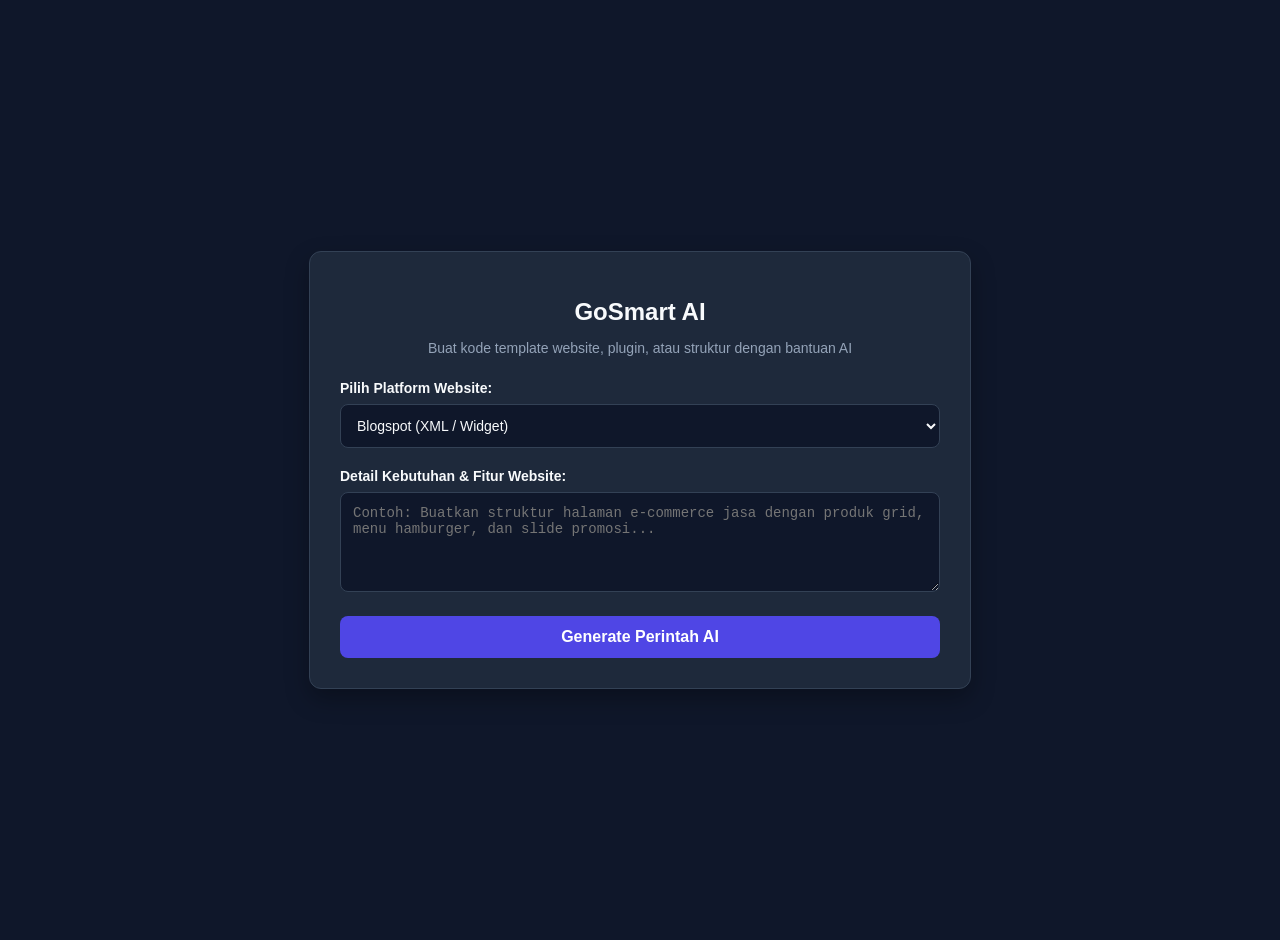
<file: tools/gosmart-ai/index.html>
<!DOCTYPE html>
<html lang="id">
<head>
    <meta charset="UTF-8">
    <meta name="viewport" content="width=device-width, initial-scale=1.0">
    <title>GoSmart AI - Asisten Pembuatan Website</title>
    <style>
        :root {
            --primary: #4f46e5;
            --primary-hover: #4338ca;
            --bg: #0f172a;
            --card-bg: #1e293b;
            --text: #f8fafc;
            --text-muted: #94a3b8;
            --border: #334155;
        }

        body {
            font-family: 'Segoe UI', Tahoma, Geneva, Verdana, sans-serif;
            background-color: var(--bg);
            color: var(--text);
            margin: 0;
            padding: 20px;
            display: flex;
            justify-content: center;
            align-items: center;
            min-height: 100vh;
        }

        .container {
            width: 100%;
            max-width: 600px;
            background: var(--card-bg);
            padding: 30px;
            border-radius: 12px;
            box-shadow: 0 10px 25px rgba(0, 0, 0, 0.3);
            border: 1px solid var(--border);
        }

        h1 {
            text-align: center;
            color: var(--text);
            margin-bottom: 8px;
            font-size: 24px;
        }

        p.subtitle {
            text-align: center;
            color: var(--text-muted);
            font-size: 14px;
            margin-bottom: 24px;
        }

        .form-group {
            margin-bottom: 20px;
        }

        label {
            display: block;
            margin-bottom: 8px;
            font-weight: 600;
            font-size: 14px;
        }

        select, textarea, input[type="text"] {
            width: 100%;
            padding: 12px;
            border-radius: 8px;
            border: 1px solid var(--border);
            background: #0f172a;
            color: var(--text);
            font-size: 14px;
            box-sizing: border-box;
        }

        select:focus, textarea:focus, input[type="text"]:focus {
            outline: none;
            border-color: var(--primary);
        }

        textarea {
            resize: vertical;
            height: 100px;
        }

        button {
            width: 100%;
            padding: 12px;
            background-color: var(--primary);
            color: white;
            border: none;
            border-radius: 8px;
            font-weight: 600;
            font-size: 16px;
            cursor: pointer;
            transition: background-color 0.2s;
        }

        button:hover {
            background-color: var(--primary-hover);
        }

        .output-box {
            margin-top: 24px;
            padding: 15px;
            background: #0f172a;
            border-radius: 8px;
            border: 1px solid var(--border);
            display: none;
        }

        .output-box h3 {
            margin-top: 0;
            font-size: 16px;
            color: var(--primary);
        }

        pre {
            white-space: pre-wrap;
            word-wrap: break-word;
            color: #e2e8f0;
            font-size: 13px;
        }
    </style>
</head>
<body>

    <div class="container">
        <h1>GoSmart AI</h1>
        <p class="subtitle">Buat kode template website, plugin, atau struktur dengan bantuan AI</p>
        
        <div class="form-group">
            <label for="platform">Pilih Platform Website:</label>
            <select id="platform">
                <option value="blogspot">Blogspot (XML / Widget)</option>
                <option value="wordpress">WordPress (Theme / Plugin)</option>
                <option value="html5">HTML5 / Static Site (Landing Page / E-commerce)</option>
                <option value="github">GitHub Pages (Static Hosting)</option>
            </select>
        </div>

        <div class="form-group">
            <label for="prompt">Detail Kebutuhan & Fitur Website:</label>
            <textarea id="prompt" placeholder="Contoh: Buatkan struktur halaman e-commerce jasa dengan produk grid, menu hamburger, dan slide promosi..."></textarea>
        </div>

        <button onclick="generateCode()">Generate Perintah AI</button>

        <div class="output-box" id="outputBox">
            <h3>Hasil / Struktur Kode:</h3>
            <pre id="resultText">Memproses...</pre>
        </div>
    </div>

    <script>
        function generateCode() {
            const platform = document.getElementById('platform').value;
            const promptText = document.getElementById('prompt').value;
            const outputBox = document.getElementById('outputBox');
            const resultText = document.getElementById('resultText');

            if (!promptText.trim()) {
                alert('Silakan masukkan detail kebutuhan website Anda terlebih dahulu.');
                return;
            }

            outputBox.style.display = 'block';
            resultText.textContent = `Menyiapkan konfigurasi untuk platform: ${platform.toUpperCase()}...\n\nMenganalisis perintah: "${promptText}"\n\n[Status]: Berhasil merancang kerangka awal. (Hubungkan ke endpoint API AI Anda di sini untuk fungsionalitas penuh).`;
        }
    </script>

</body>
</html>
</file>
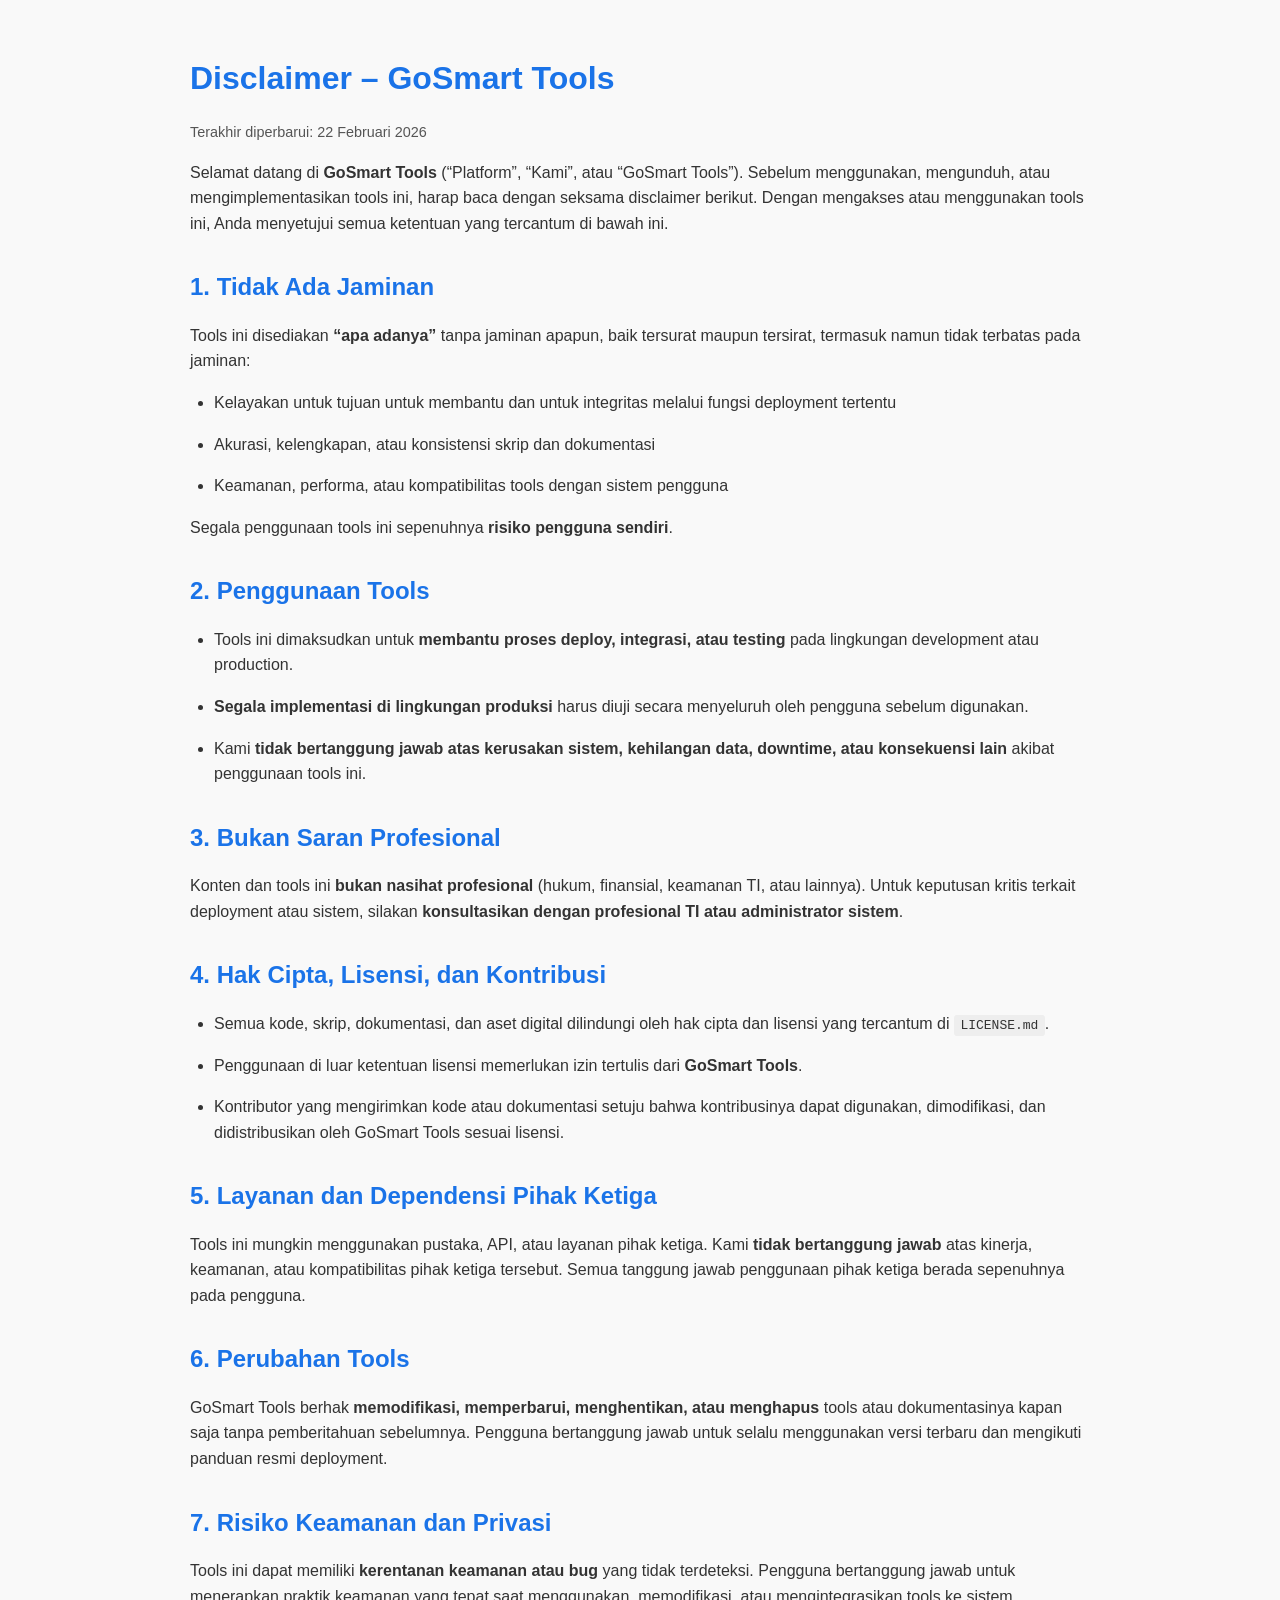
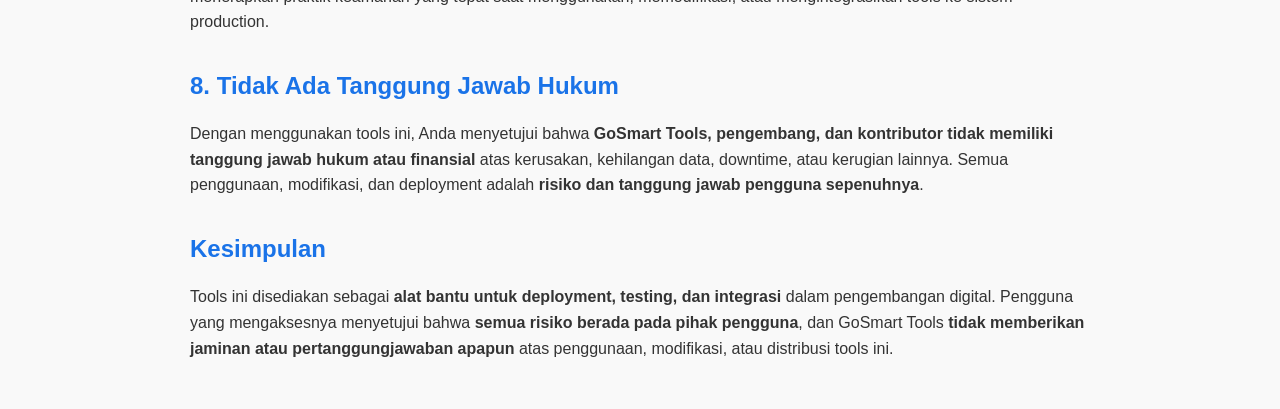
<file: disclaimer.html>
<!DOCTYPE html>
<html lang="id">
<head>
  <meta charset="UTF-8">
  <meta name="viewport" content="width=device-width, initial-scale=1.0">
  <title>Disclaimer – GoSmart Tools  </title>
  <style>
    body {
      font-family: Arial, sans-serif;
      line-height: 1.6;
      background-color: #f9f9f9;
      color: #333;
      padding: 2rem;
      max-width: 900px;
      margin: auto;
    }
    h1, h2, h3 {
      color: #1a73e8;
    }
    h1 {
      margin-bottom: 1rem;
    }
    h2 {
      margin-top: 2rem;
      margin-bottom: 0.5rem;
    }
    p, li {
      margin-bottom: 1rem;
    }
    ul {
      padding-left: 1.5rem;
    }
    code {
      background-color: #eee;
      padding: 0.2rem 0.4rem;
      border-radius: 3px;
    }
    .date {
      font-size: 0.9rem;
      color: #555;
    }
  </style>
</head>
<body>
  <h1>Disclaimer – GoSmart Tools</h1>
  <p class="date">Terakhir diperbarui: 22 Februari 2026</p>

  <p>Selamat datang di <strong>GoSmart Tools </strong> (“Platform”, “Kami”, atau “GoSmart Tools”). Sebelum menggunakan, mengunduh, atau mengimplementasikan tools ini, harap baca dengan seksama disclaimer berikut. Dengan mengakses atau menggunakan tools ini, Anda menyetujui semua ketentuan yang tercantum di bawah ini.</p>

  <h2>1. Tidak Ada Jaminan</h2>
  <p>Tools ini disediakan <strong>“apa adanya”</strong> tanpa jaminan apapun, baik tersurat maupun tersirat, termasuk namun tidak terbatas pada jaminan:</p>
  <ul>
    <li>Kelayakan untuk tujuan untuk membantu dan untuk integritas melalui fungsi deployment tertentu</li>
    <li>Akurasi, kelengkapan, atau konsistensi skrip dan dokumentasi</li>
    <li>Keamanan, performa, atau kompatibilitas tools dengan sistem pengguna</li>
  </ul>
  <p>Segala penggunaan tools ini sepenuhnya <strong>risiko pengguna sendiri</strong>.</p>

  <h2>2. Penggunaan Tools</h2>
  <ul>
    <li>Tools ini dimaksudkan untuk <strong>membantu proses deploy, integrasi, atau testing</strong> pada lingkungan development atau production.</li>
    <li><strong>Segala implementasi di lingkungan produksi</strong> harus diuji secara menyeluruh oleh pengguna sebelum digunakan.</li>
    <li>Kami <strong>tidak bertanggung jawab atas kerusakan sistem, kehilangan data, downtime, atau konsekuensi lain</strong> akibat penggunaan tools ini.</li>
  </ul>

  <h2>3. Bukan Saran Profesional</h2>
  <p>Konten dan tools ini <strong>bukan nasihat profesional</strong> (hukum, finansial, keamanan TI, atau lainnya). Untuk keputusan kritis terkait deployment atau sistem, silakan <strong>konsultasikan dengan profesional TI atau administrator sistem</strong>.</p>

  <h2>4. Hak Cipta, Lisensi, dan Kontribusi</h2>
  <ul>
    <li>Semua kode, skrip, dokumentasi, dan aset digital dilindungi oleh hak cipta dan lisensi yang tercantum di <code>LICENSE.md</code>.</li>
    <li>Penggunaan di luar ketentuan lisensi memerlukan izin tertulis dari <strong>GoSmart Tools</strong>.</li>
    <li>Kontributor yang mengirimkan kode atau dokumentasi setuju bahwa kontribusinya dapat digunakan, dimodifikasi, dan didistribusikan oleh GoSmart Tools sesuai lisensi.</li>
  </ul>

  <h2>5. Layanan dan Dependensi Pihak Ketiga</h2>
  <p>Tools ini mungkin menggunakan pustaka, API, atau layanan pihak ketiga. Kami <strong>tidak bertanggung jawab</strong> atas kinerja, keamanan, atau kompatibilitas pihak ketiga tersebut. Semua tanggung jawab penggunaan pihak ketiga berada sepenuhnya pada pengguna.</p>

  <h2>6. Perubahan Tools</h2>
  <p>GoSmart Tools berhak <strong>memodifikasi, memperbarui, menghentikan, atau menghapus</strong> tools atau dokumentasinya kapan saja tanpa pemberitahuan sebelumnya. Pengguna bertanggung jawab untuk selalu menggunakan versi terbaru dan mengikuti panduan resmi deployment.</p>

  <h2>7. Risiko Keamanan dan Privasi</h2>
  <p>Tools ini dapat memiliki <strong>kerentanan keamanan atau bug</strong> yang tidak terdeteksi. Pengguna bertanggung jawab untuk menerapkan praktik keamanan yang tepat saat menggunakan, memodifikasi, atau mengintegrasikan tools ke sistem production.</p>

  <h2>8. Tidak Ada Tanggung Jawab Hukum</h2>
  <p>Dengan menggunakan tools ini, Anda menyetujui bahwa <strong>GoSmart Tools, pengembang, dan kontributor tidak memiliki tanggung jawab hukum atau finansial</strong> atas kerusakan, kehilangan data, downtime, atau kerugian lainnya. Semua penggunaan, modifikasi, dan deployment adalah <strong>risiko dan tanggung jawab pengguna sepenuhnya</strong>.</p>

  <h2>Kesimpulan</h2>
  <p>Tools ini disediakan sebagai <strong>alat bantu untuk deployment, testing, dan integrasi</strong> dalam pengembangan digital. Pengguna yang mengaksesnya menyetujui bahwa <strong>semua risiko berada pada pihak pengguna</strong>, dan GoSmart Tools <strong>tidak memberikan jaminan atau pertanggungjawaban apapun</strong> atas penggunaan, modifikasi, atau distribusi tools ini.</p>

</body>
</html>
</file>
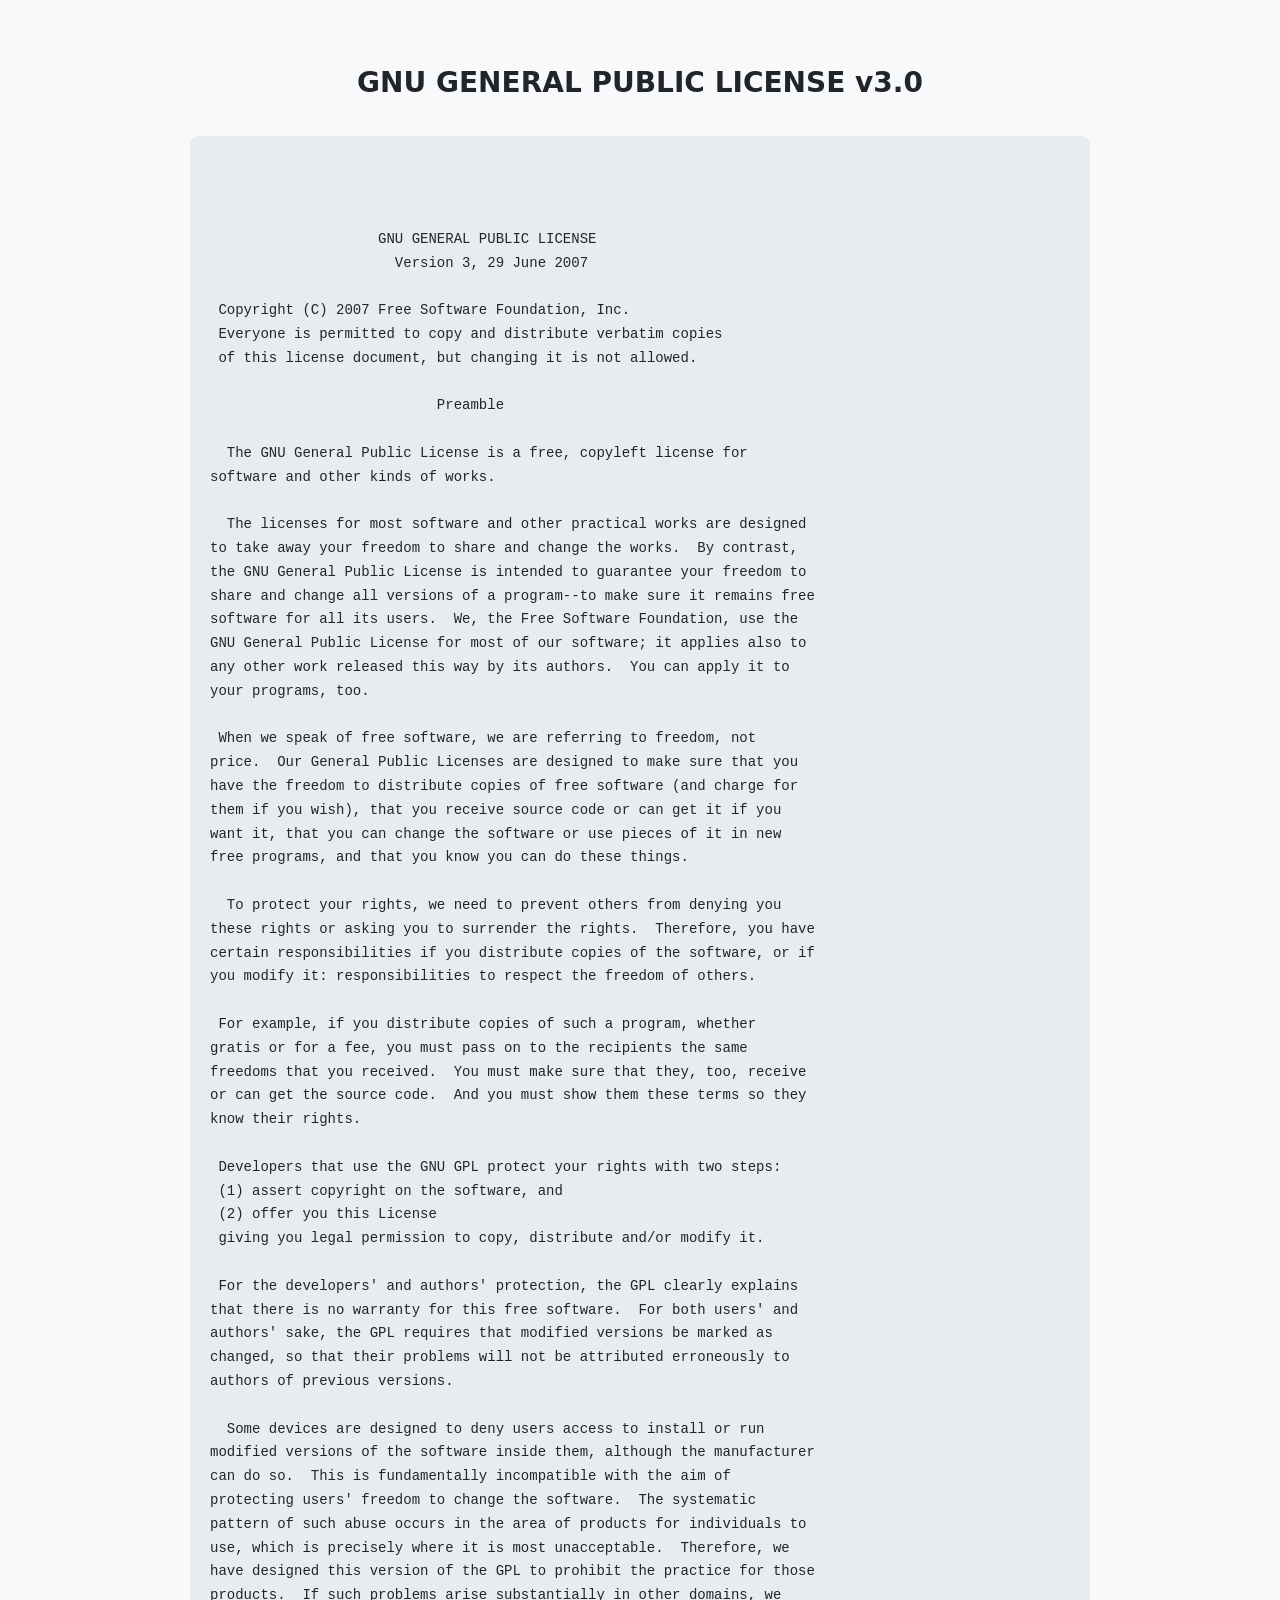
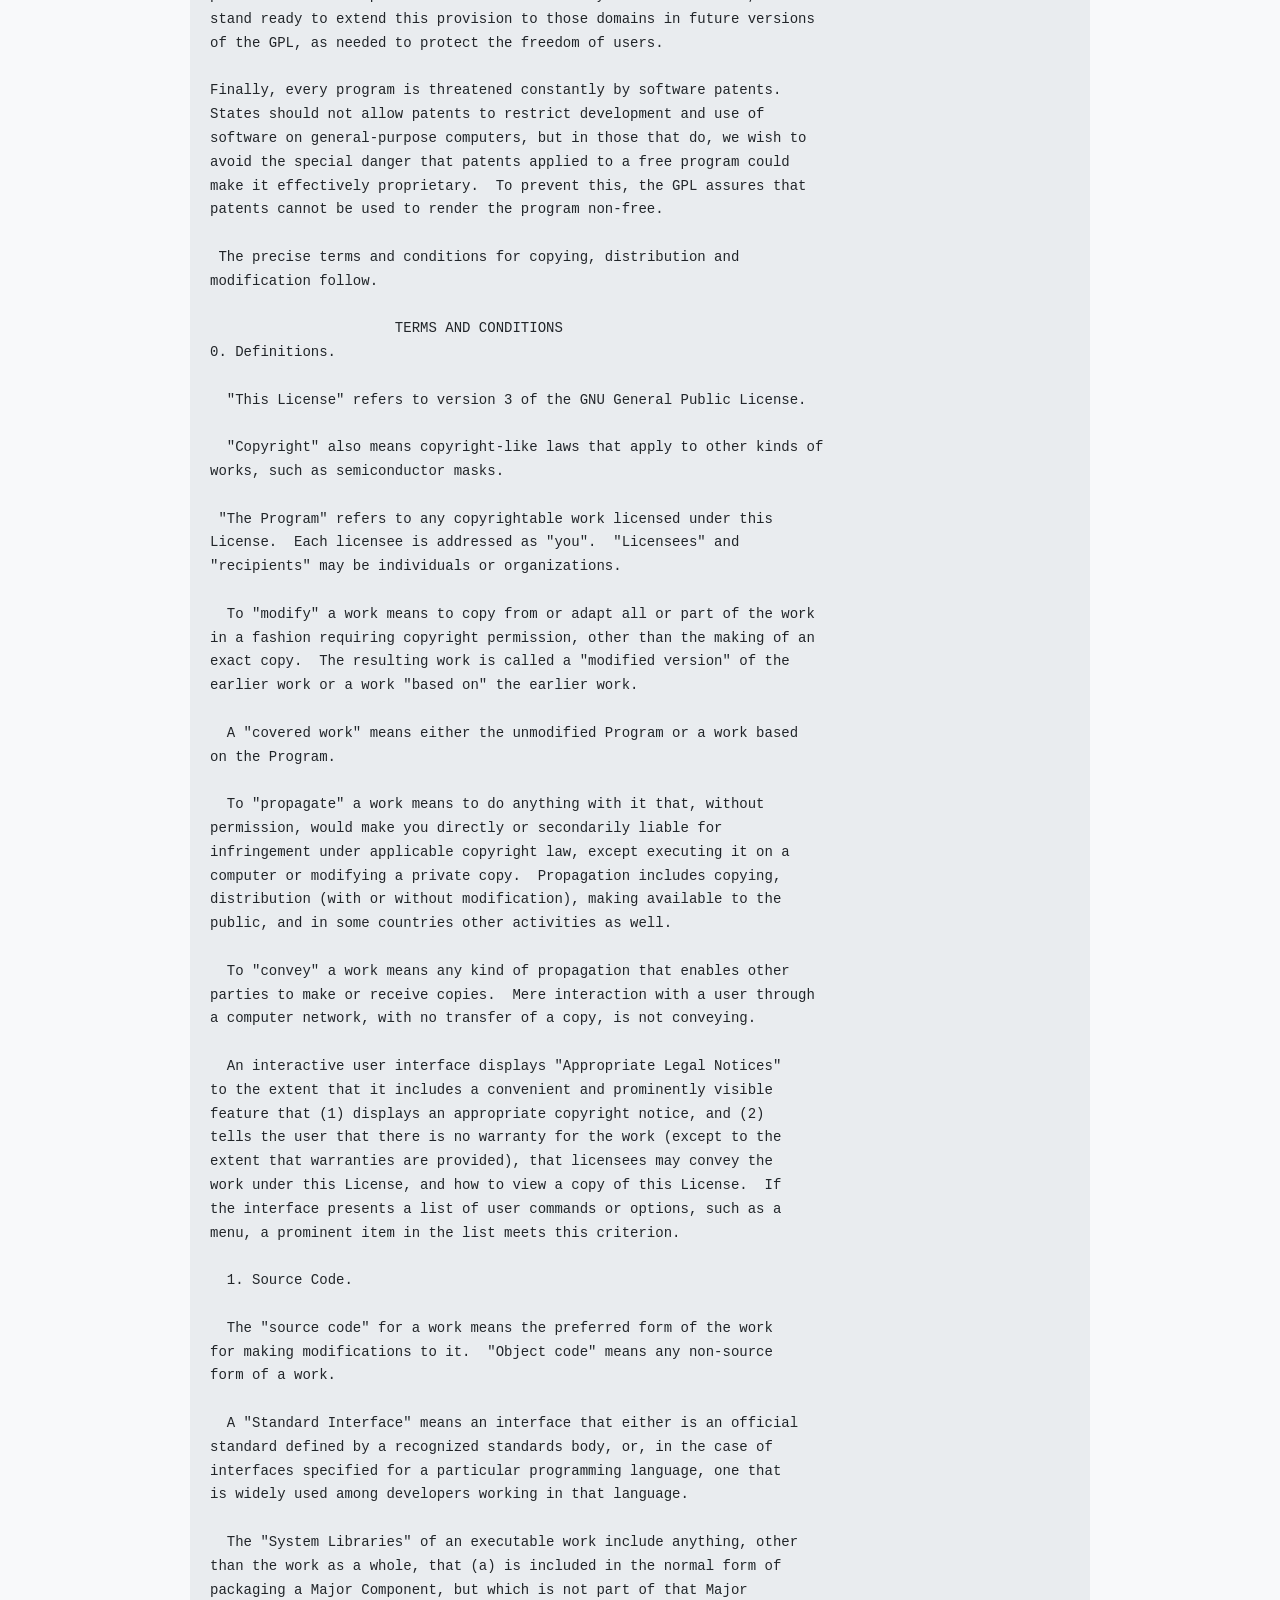
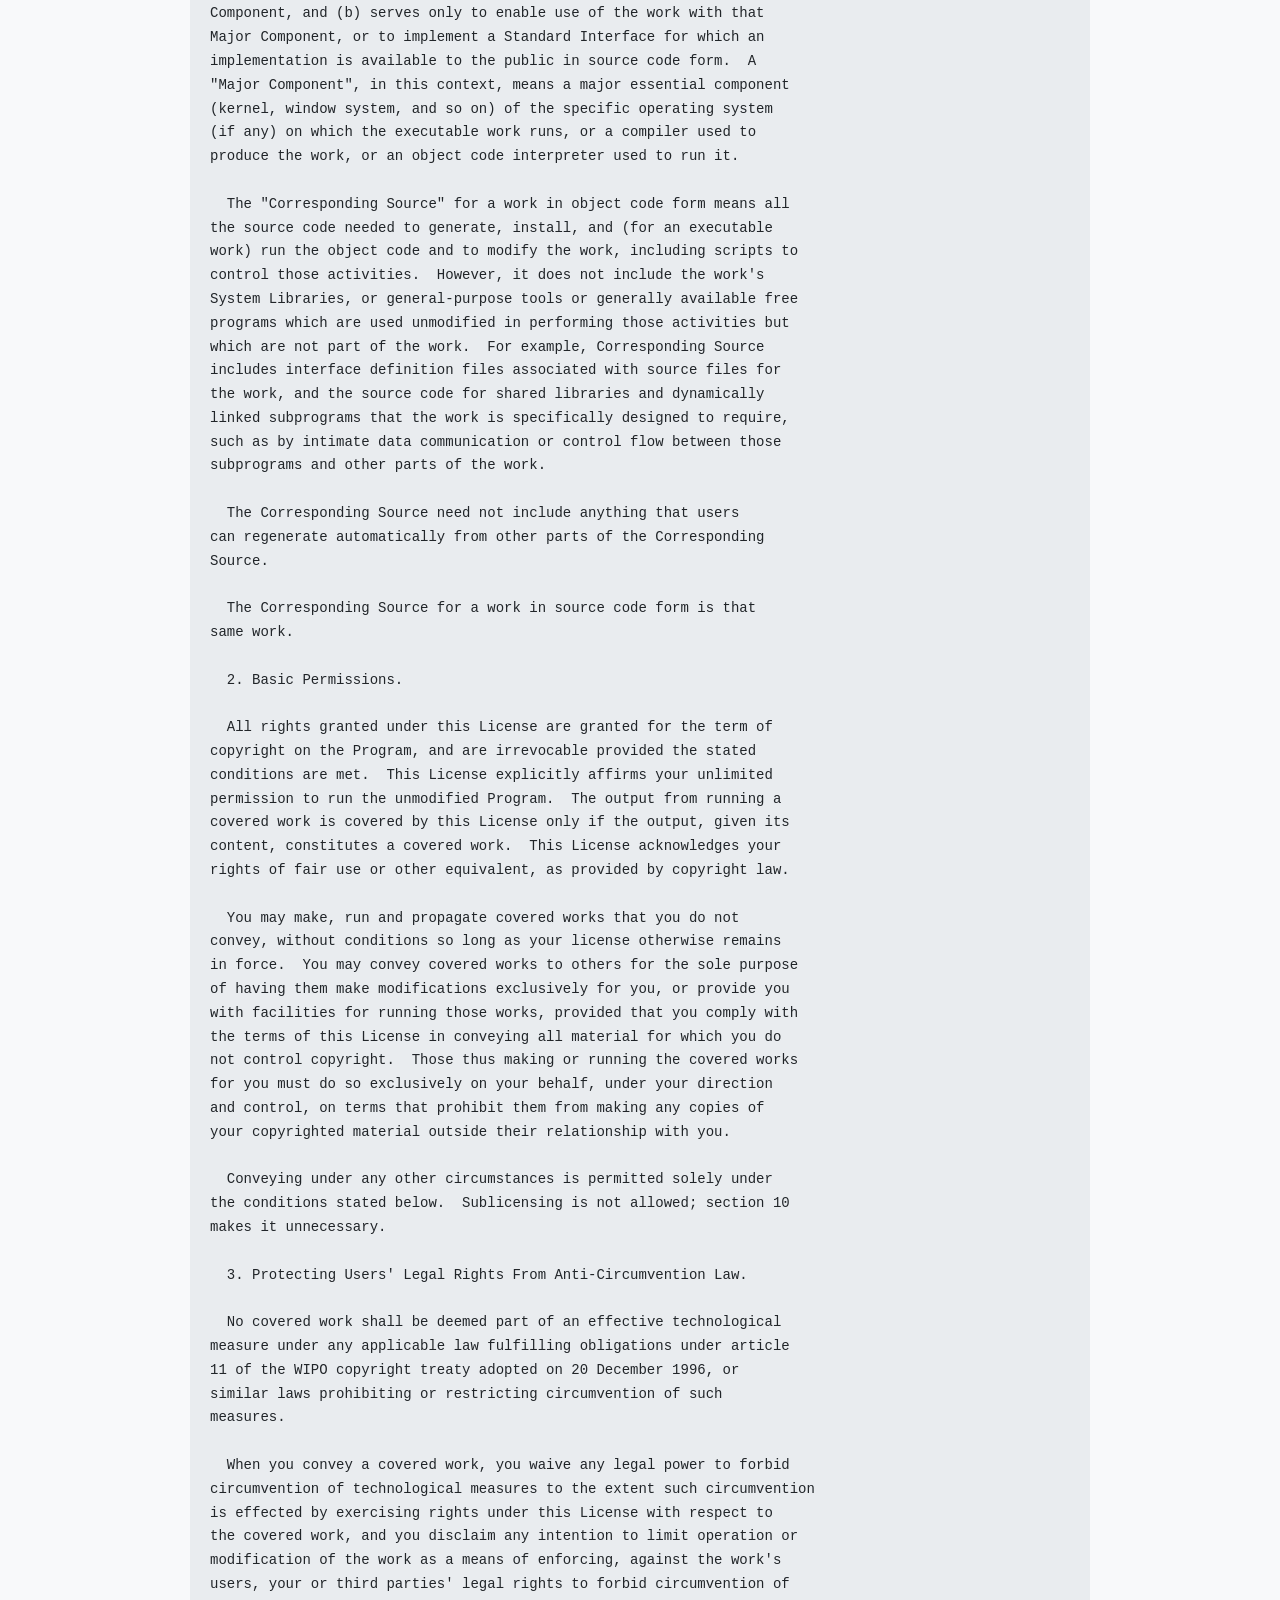
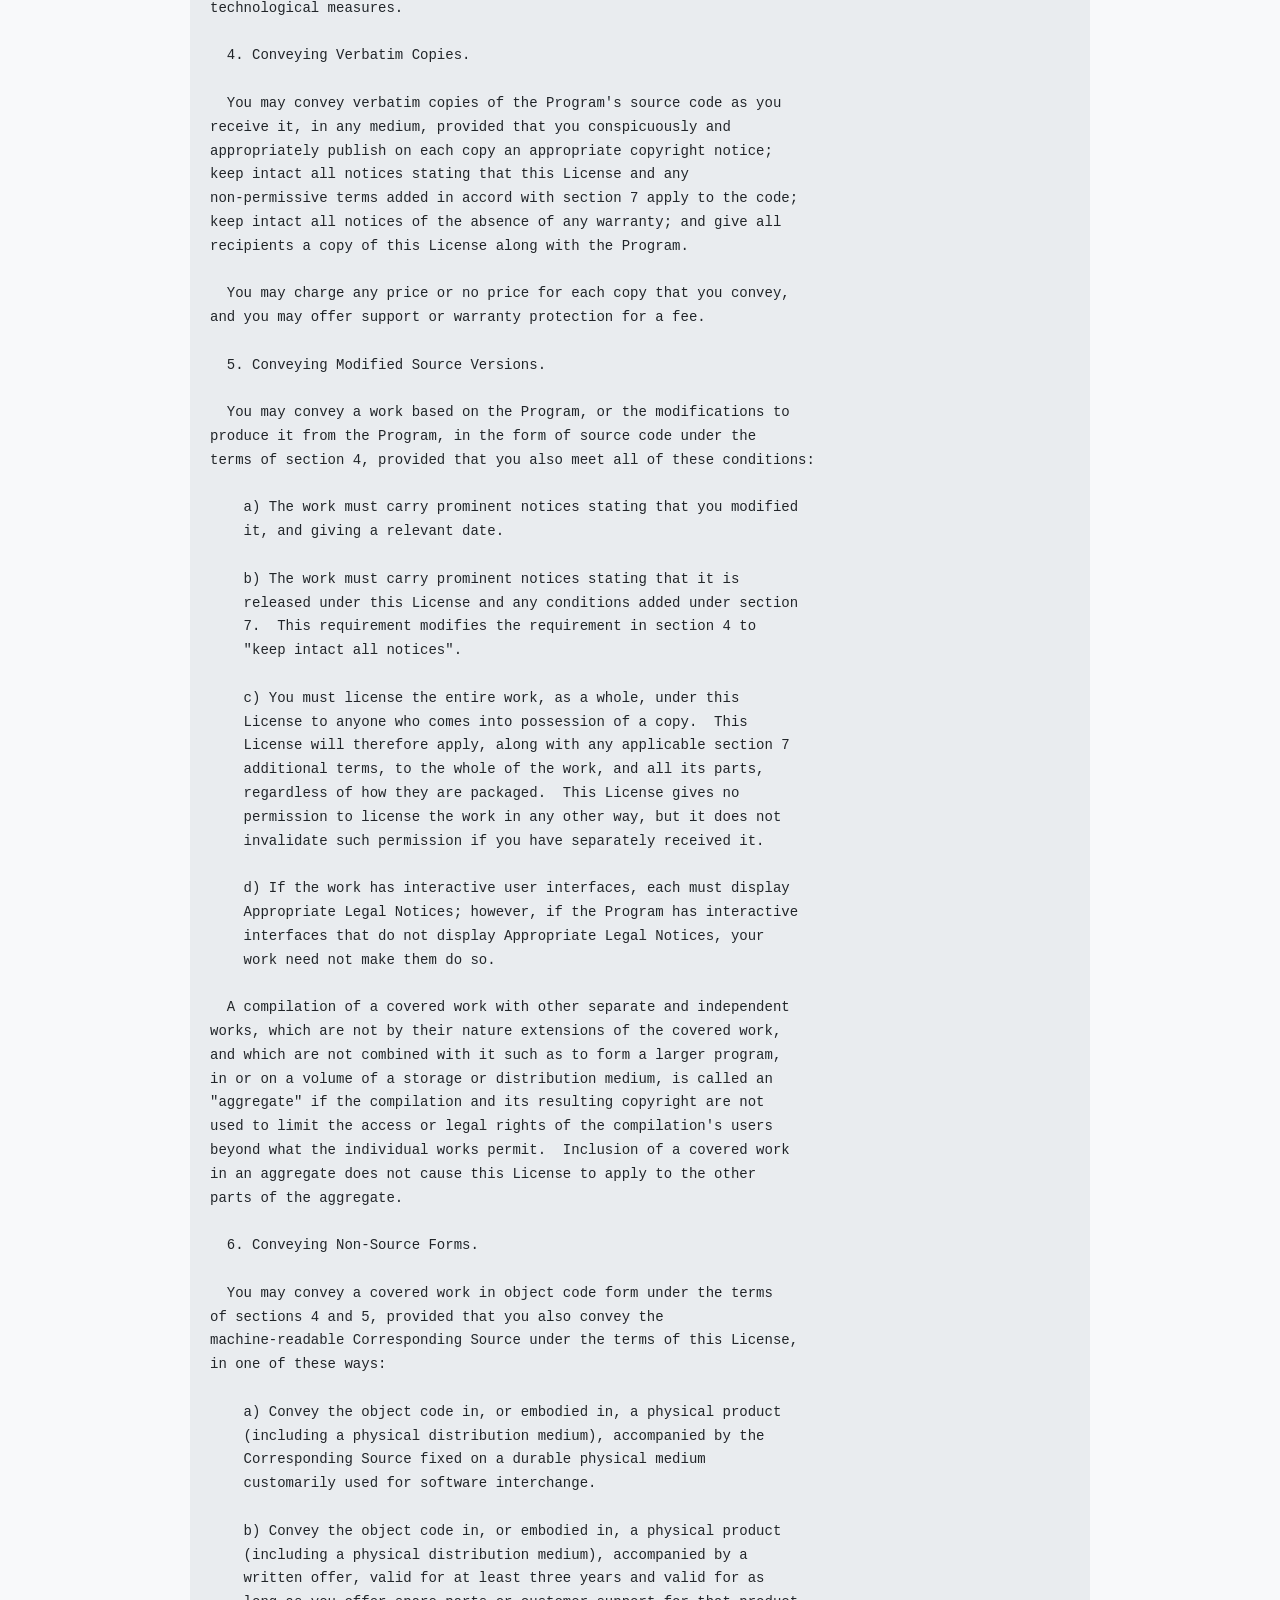
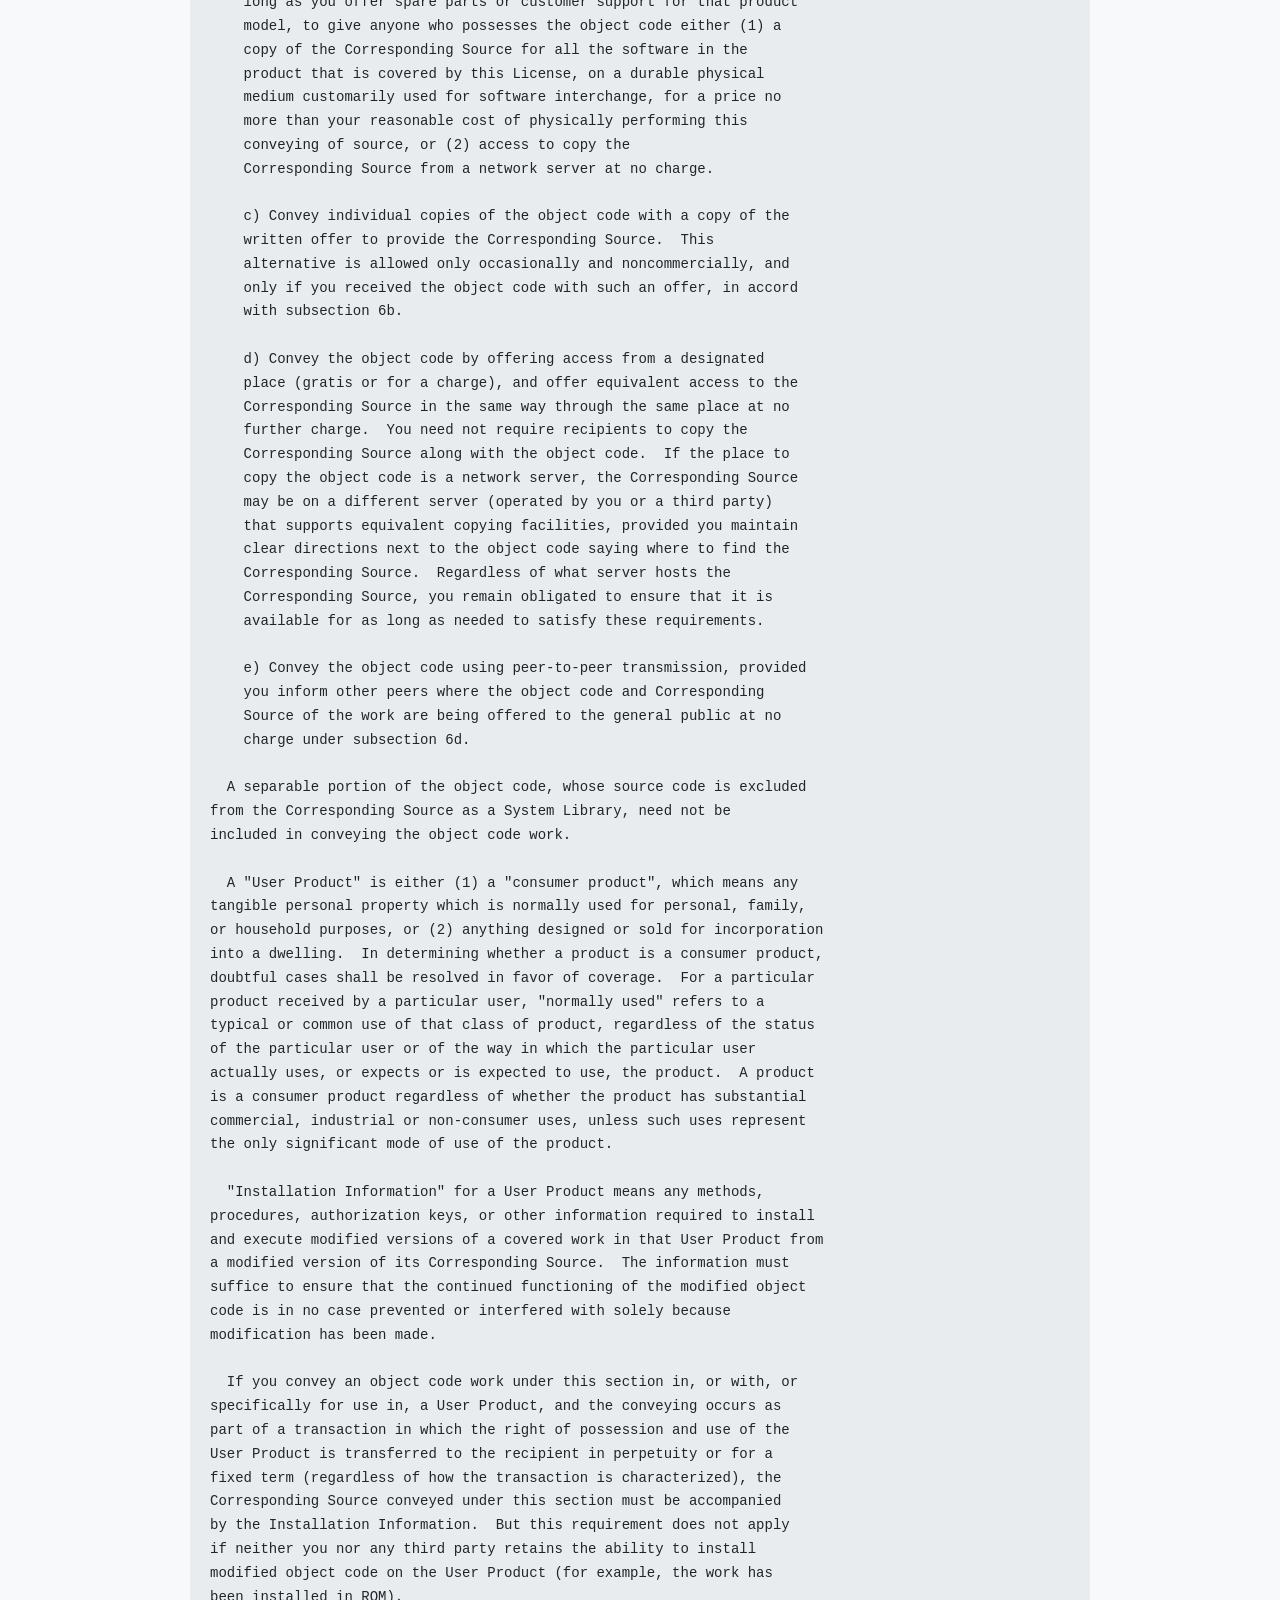
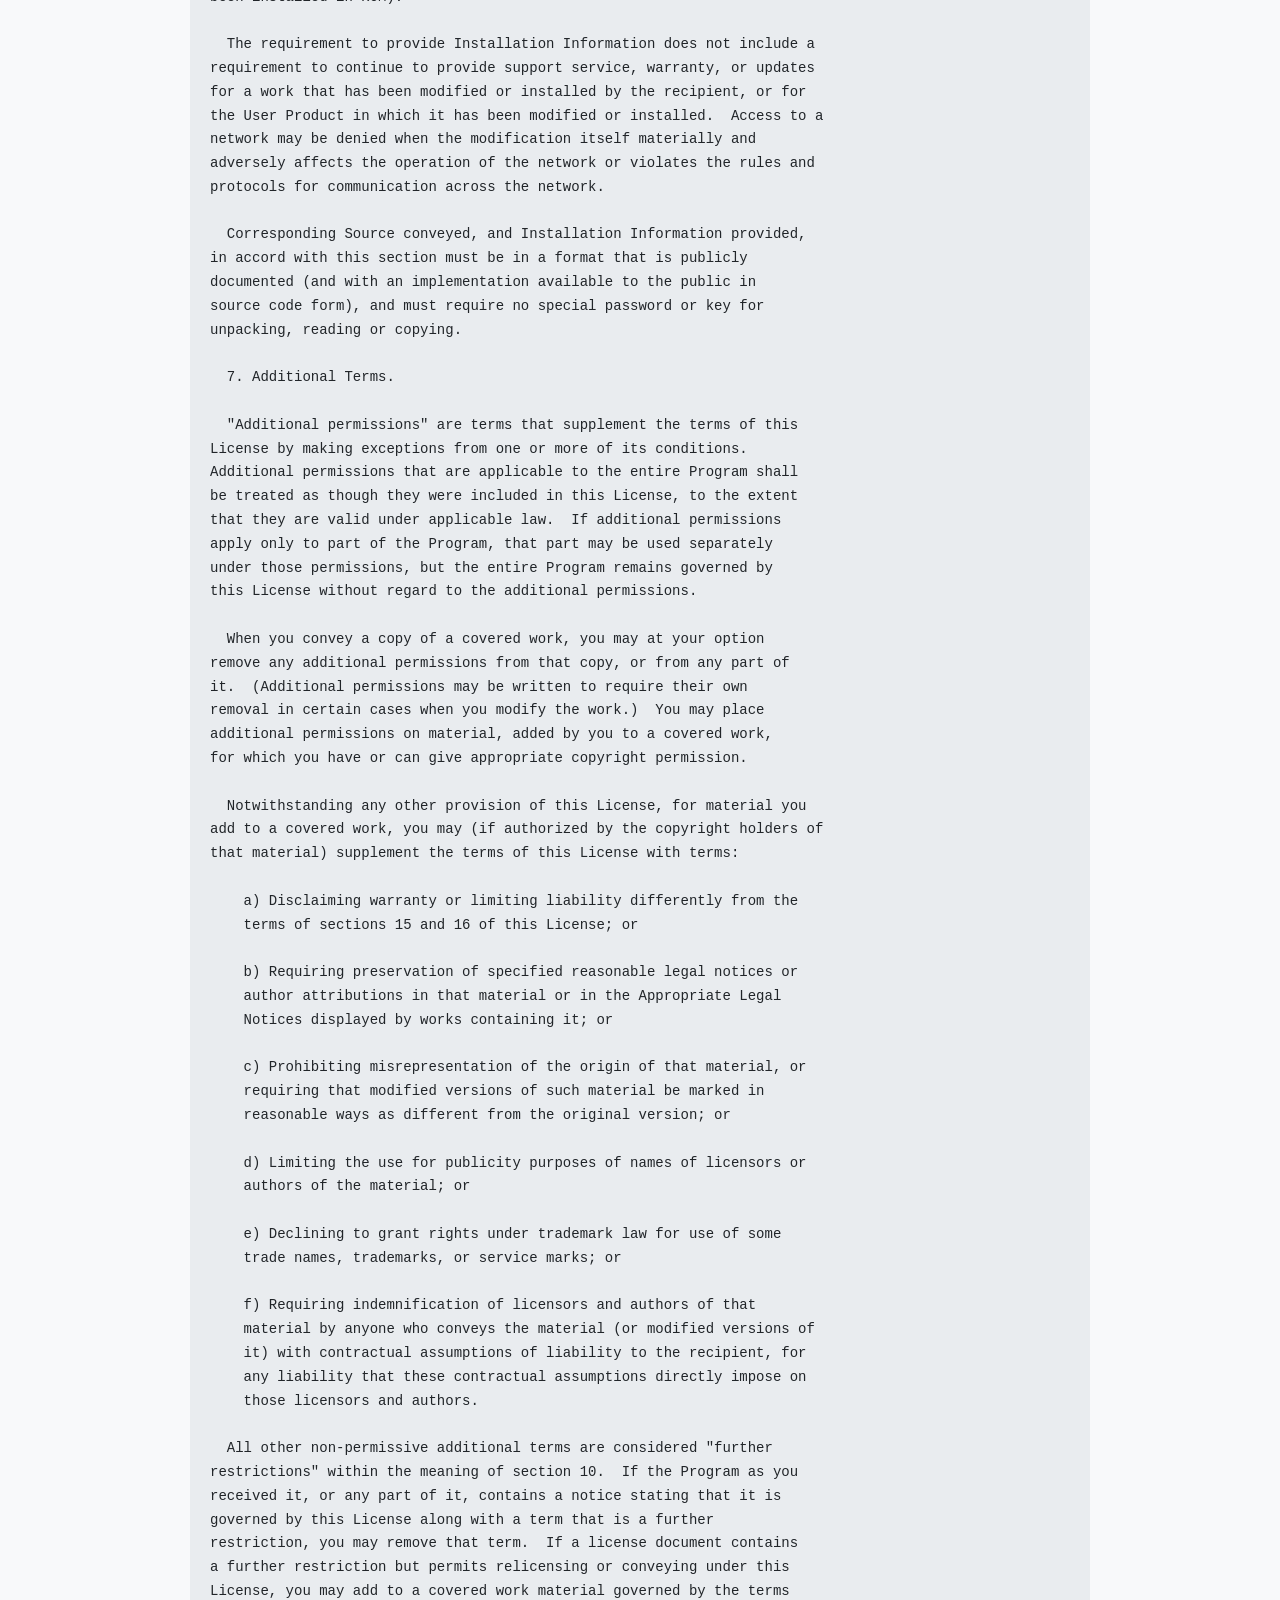
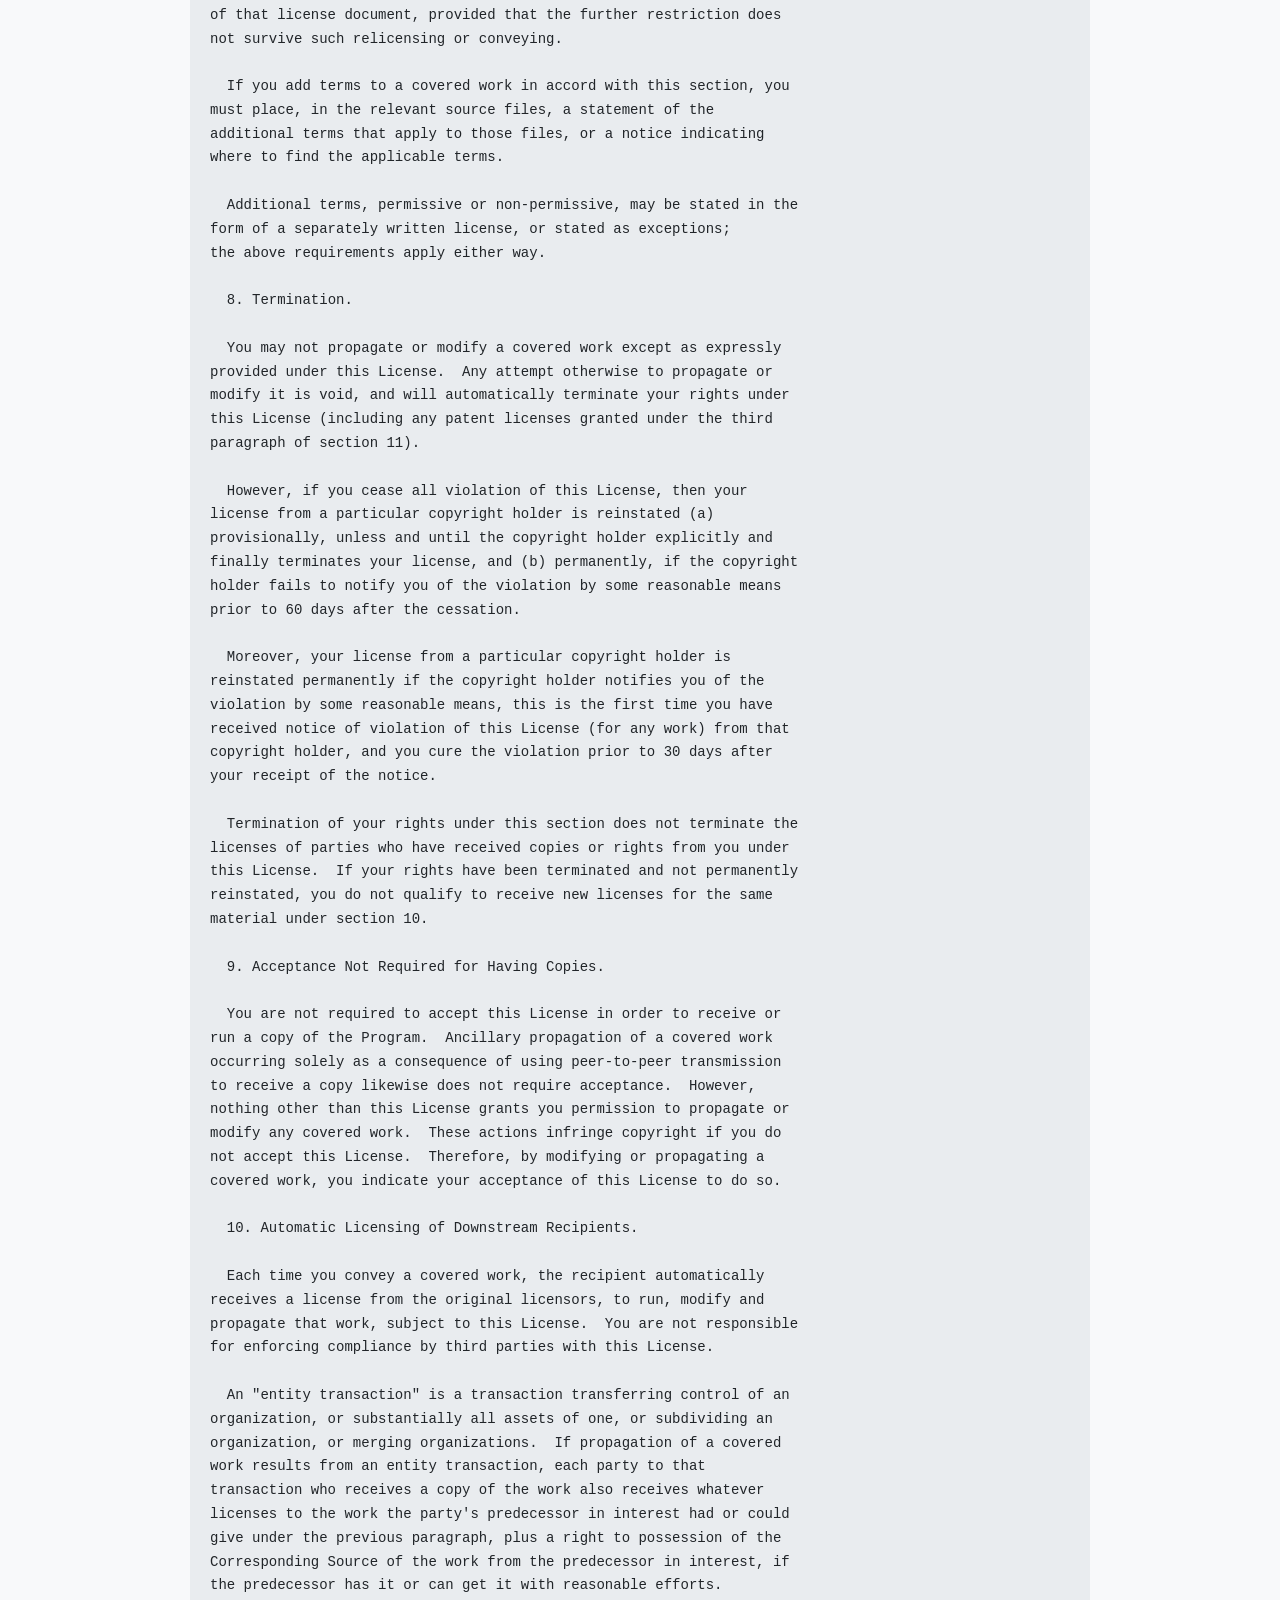
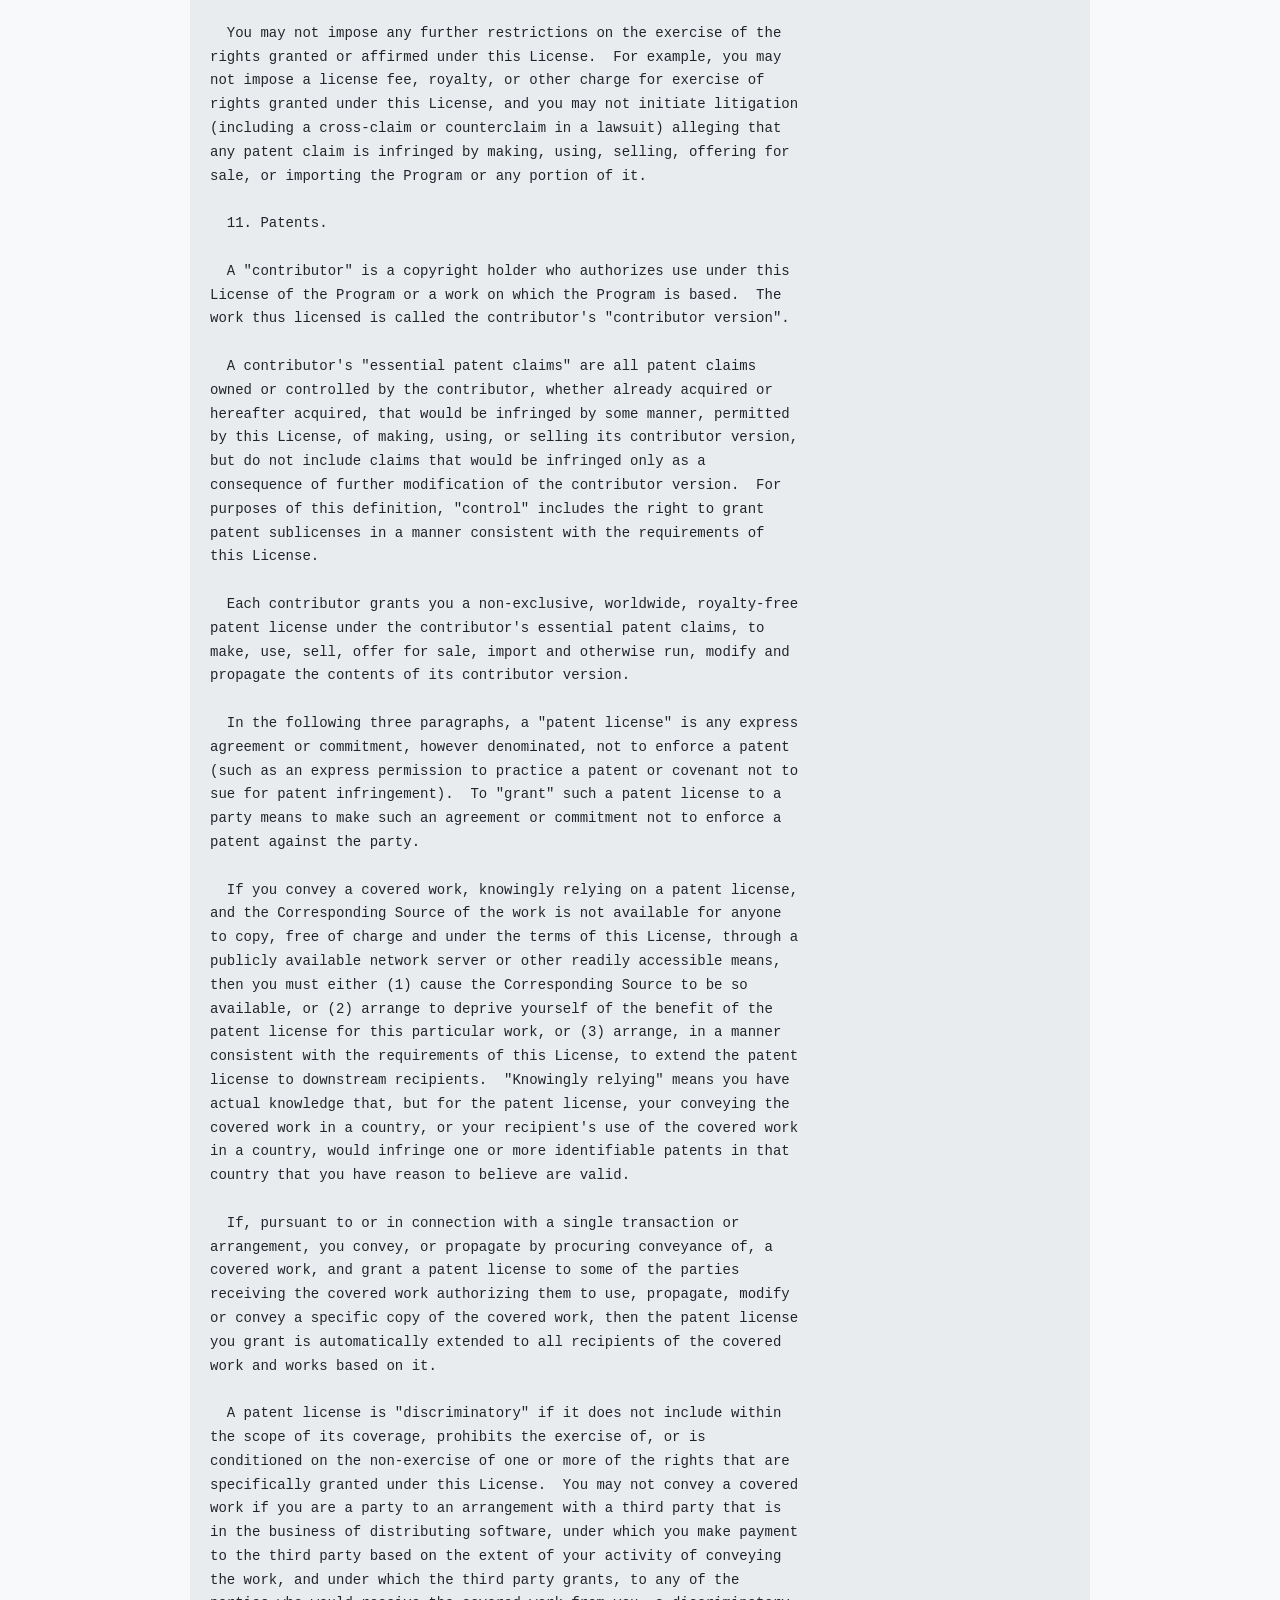
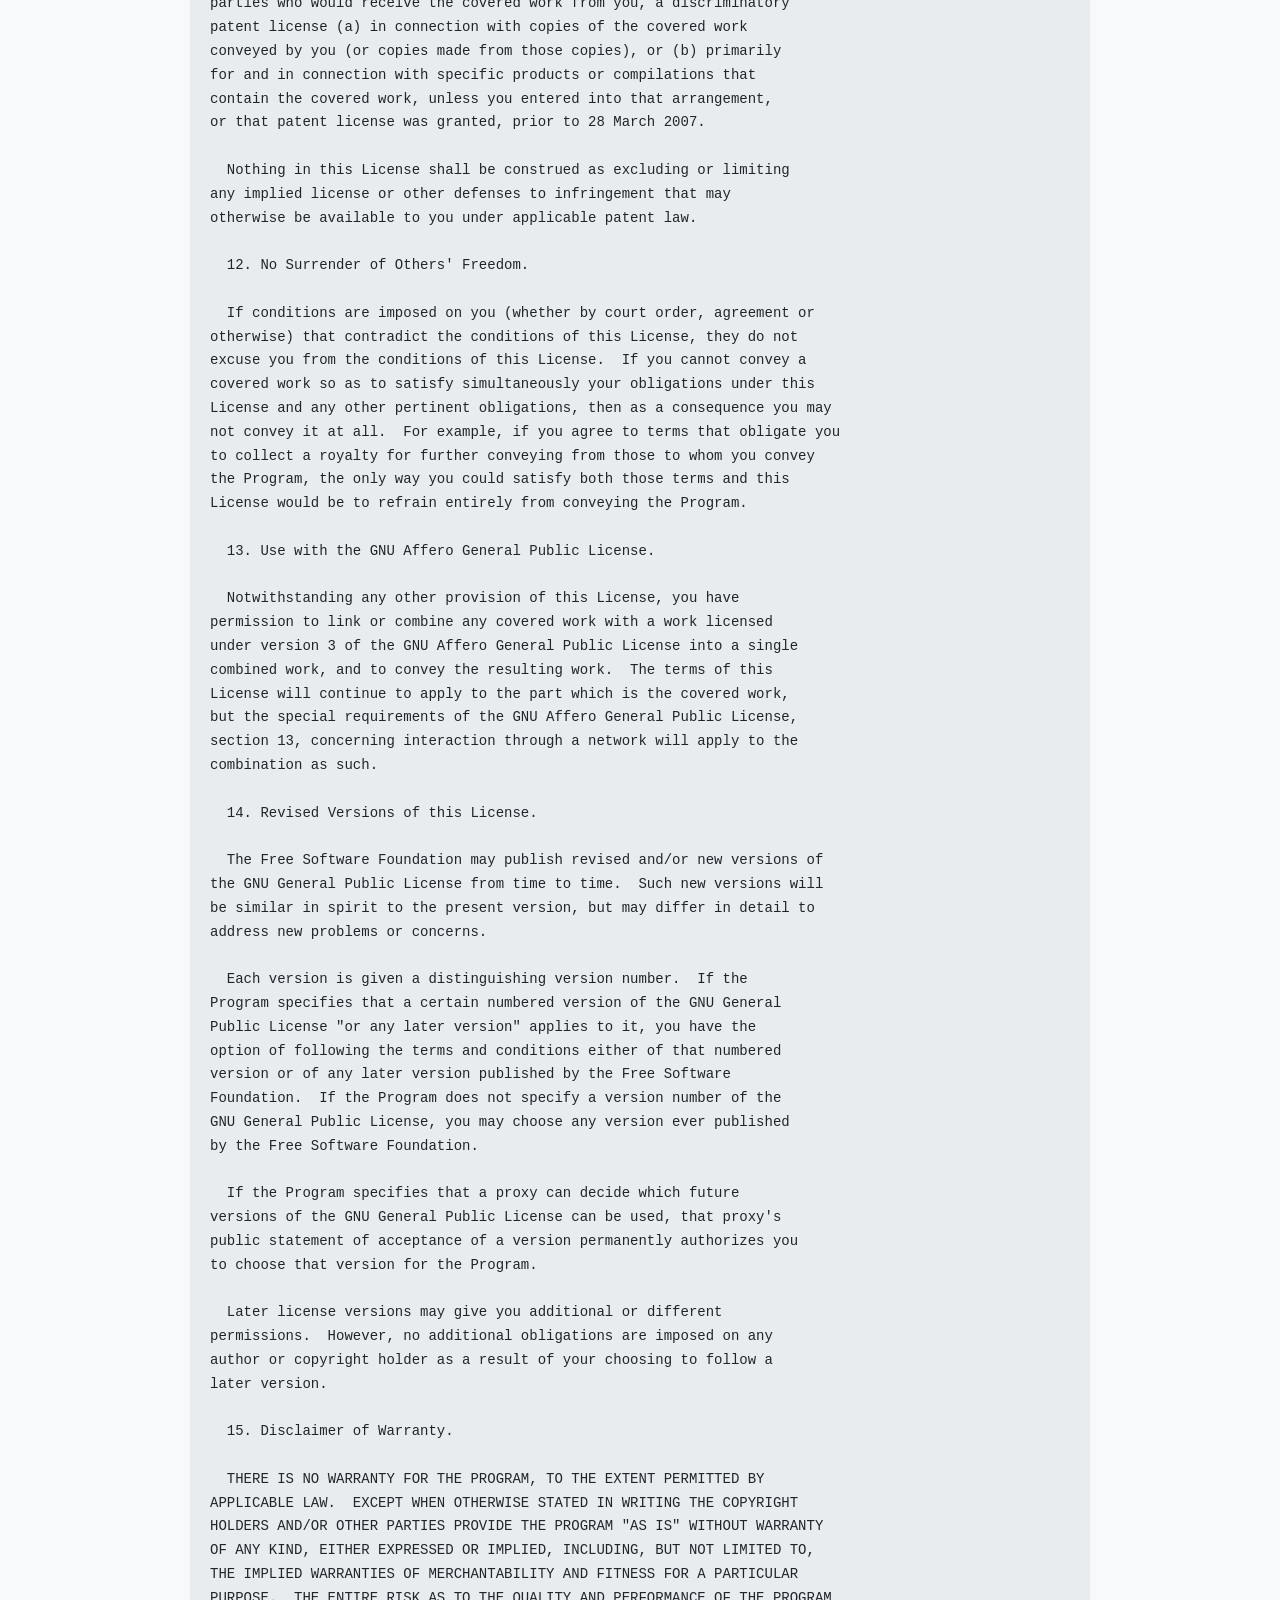
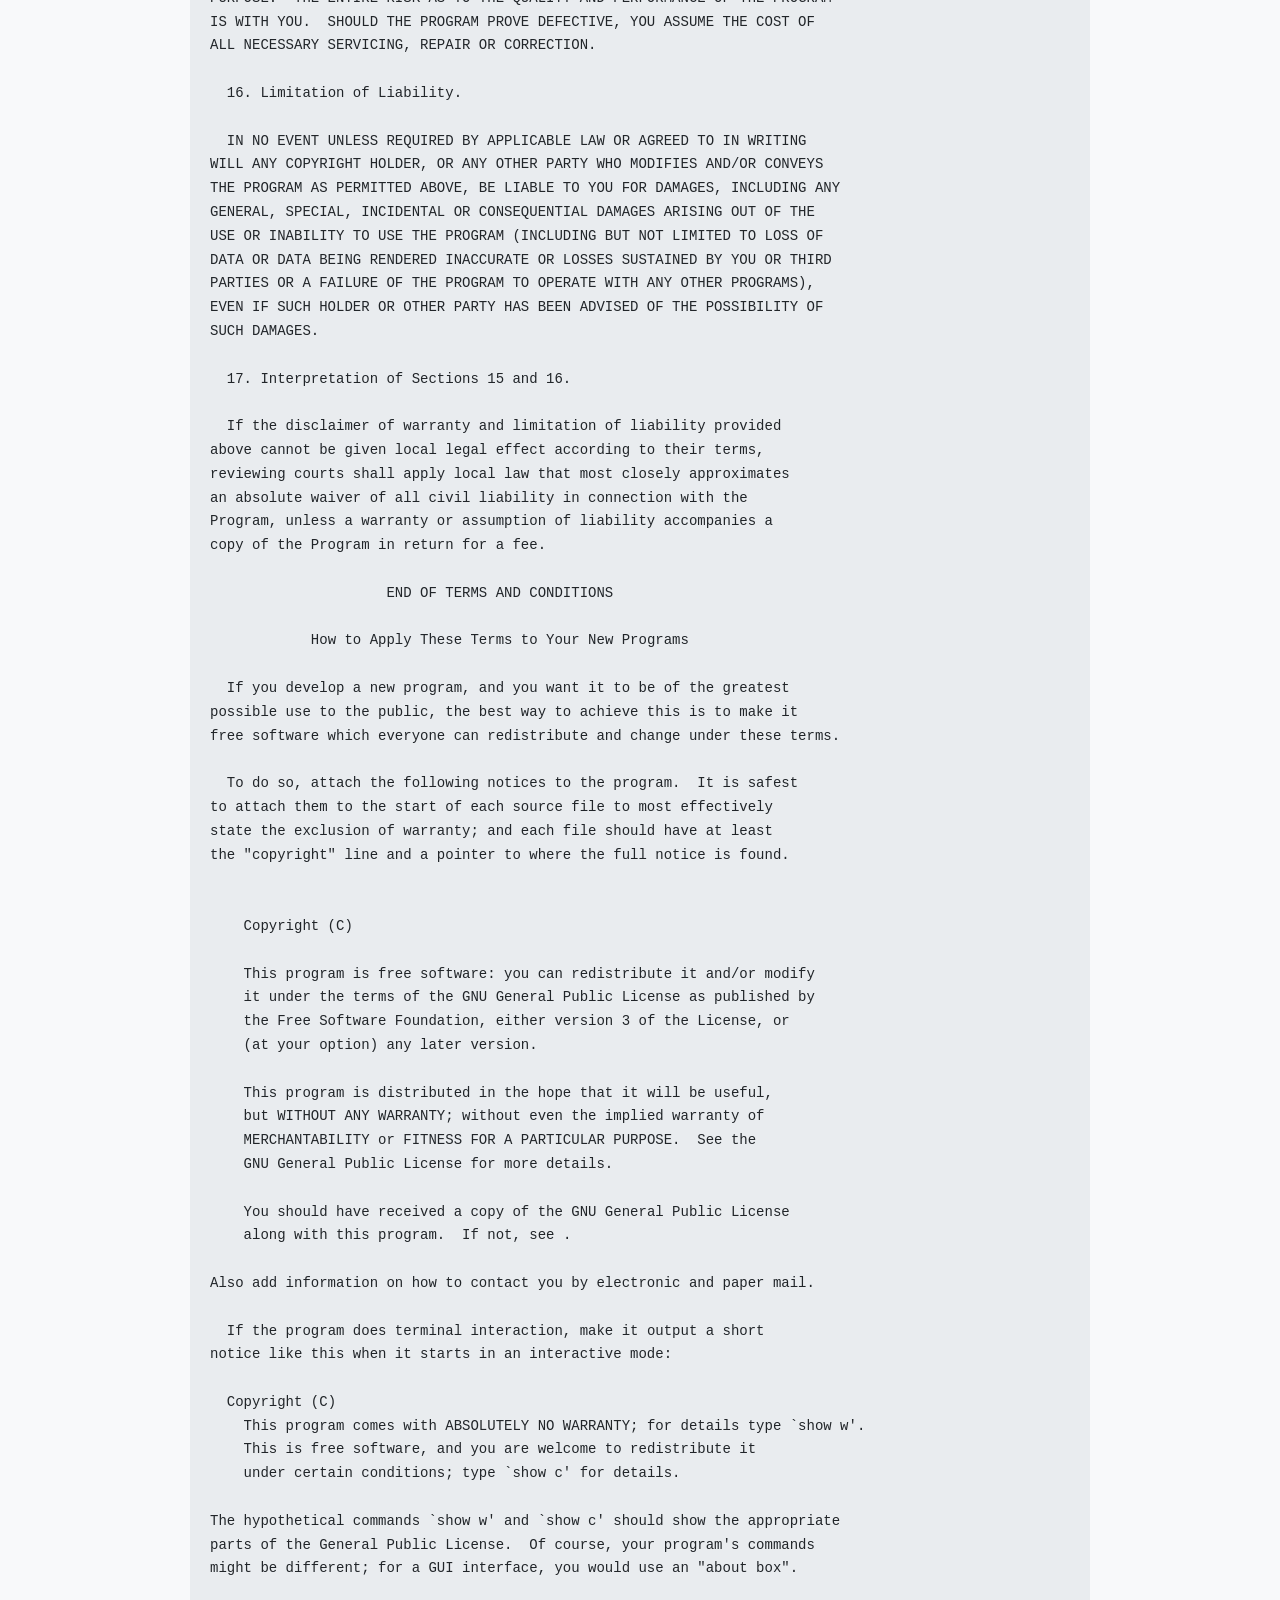
<file: LICENSE.html>
<!DOCTYPE html>
<html lang="id">
<head>
<meta charset="UTF-8">
<meta name="viewport" content="width=device-width, initial-scale=1.0">
<title>GNU General Public License v3.0</title>

<style>
body {
  font-family: system-ui, -apple-system, sans-serif;
  background: #f8f9fa;
  color: #212529;
  line-height: 1.7;
  margin: 0;
  padding: 40px 20px;
}

.container {
  max-width: 900px;
  margin: auto;
}

h1 {
  text-align: center;
  font-size: 28px;
  margin-bottom: 30px;
}

pre {
  background: #e9ecef;
  padding: 20px;
  border-radius: 8px;
  white-space: pre-wrap;
  font-size: 14px;
}
</style>
</head>

<body>

<div class="container">
<h1>GNU GENERAL PUBLIC LICENSE v3.0</h1>

<pre>


 
                    GNU GENERAL PUBLIC LICENSE 
                      Version 3, 29 June 2007

 Copyright (C) 2007 Free Software Foundation, Inc. <https://fsf.org/>
 Everyone is permitted to copy and distribute verbatim copies
 of this license document, but changing it is not allowed.

                           Preamble

  The GNU General Public License is a free, copyleft license for
software and other kinds of works.

  The licenses for most software and other practical works are designed
to take away your freedom to share and change the works.  By contrast,
the GNU General Public License is intended to guarantee your freedom to
share and change all versions of a program--to make sure it remains free
software for all its users.  We, the Free Software Foundation, use the
GNU General Public License for most of our software; it applies also to
any other work released this way by its authors.  You can apply it to
your programs, too.

 When we speak of free software, we are referring to freedom, not
price.  Our General Public Licenses are designed to make sure that you
have the freedom to distribute copies of free software (and charge for
them if you wish), that you receive source code or can get it if you
want it, that you can change the software or use pieces of it in new
free programs, and that you know you can do these things.

  To protect your rights, we need to prevent others from denying you
these rights or asking you to surrender the rights.  Therefore, you have
certain responsibilities if you distribute copies of the software, or if
you modify it: responsibilities to respect the freedom of others.

 For example, if you distribute copies of such a program, whether
gratis or for a fee, you must pass on to the recipients the same
freedoms that you received.  You must make sure that they, too, receive
or can get the source code.  And you must show them these terms so they
know their rights.

 Developers that use the GNU GPL protect your rights with two steps:
 (1) assert copyright on the software, and
 (2) offer you this License
 giving you legal permission to copy, distribute and/or modify it.

 For the developers' and authors' protection, the GPL clearly explains
that there is no warranty for this free software.  For both users' and
authors' sake, the GPL requires that modified versions be marked as
changed, so that their problems will not be attributed erroneously to
authors of previous versions.

  Some devices are designed to deny users access to install or run
modified versions of the software inside them, although the manufacturer
can do so.  This is fundamentally incompatible with the aim of
protecting users' freedom to change the software.  The systematic
pattern of such abuse occurs in the area of products for individuals to
use, which is precisely where it is most unacceptable.  Therefore, we
have designed this version of the GPL to prohibit the practice for those
products.  If such problems arise substantially in other domains, we
stand ready to extend this provision to those domains in future versions
of the GPL, as needed to protect the freedom of users.

Finally, every program is threatened constantly by software patents.
States should not allow patents to restrict development and use of
software on general-purpose computers, but in those that do, we wish to
avoid the special danger that patents applied to a free program could
make it effectively proprietary.  To prevent this, the GPL assures that
patents cannot be used to render the program non-free.

 The precise terms and conditions for copying, distribution and
modification follow.

                      TERMS AND CONDITIONS
0. Definitions.

  "This License" refers to version 3 of the GNU General Public License.

  "Copyright" also means copyright-like laws that apply to other kinds of
works, such as semiconductor masks.

 "The Program" refers to any copyrightable work licensed under this
License.  Each licensee is addressed as "you".  "Licensees" and
"recipients" may be individuals or organizations.

  To "modify" a work means to copy from or adapt all or part of the work
in a fashion requiring copyright permission, other than the making of an
exact copy.  The resulting work is called a "modified version" of the
earlier work or a work "based on" the earlier work.

  A "covered work" means either the unmodified Program or a work based
on the Program.

  To "propagate" a work means to do anything with it that, without
permission, would make you directly or secondarily liable for
infringement under applicable copyright law, except executing it on a
computer or modifying a private copy.  Propagation includes copying,
distribution (with or without modification), making available to the
public, and in some countries other activities as well.

  To "convey" a work means any kind of propagation that enables other
parties to make or receive copies.  Mere interaction with a user through
a computer network, with no transfer of a copy, is not conveying.

  An interactive user interface displays "Appropriate Legal Notices"
to the extent that it includes a convenient and prominently visible
feature that (1) displays an appropriate copyright notice, and (2)
tells the user that there is no warranty for the work (except to the
extent that warranties are provided), that licensees may convey the
work under this License, and how to view a copy of this License.  If
the interface presents a list of user commands or options, such as a
menu, a prominent item in the list meets this criterion.

  1. Source Code.

  The "source code" for a work means the preferred form of the work
for making modifications to it.  "Object code" means any non-source
form of a work.

  A "Standard Interface" means an interface that either is an official
standard defined by a recognized standards body, or, in the case of
interfaces specified for a particular programming language, one that
is widely used among developers working in that language.

  The "System Libraries" of an executable work include anything, other
than the work as a whole, that (a) is included in the normal form of
packaging a Major Component, but which is not part of that Major
Component, and (b) serves only to enable use of the work with that
Major Component, or to implement a Standard Interface for which an
implementation is available to the public in source code form.  A
"Major Component", in this context, means a major essential component
(kernel, window system, and so on) of the specific operating system
(if any) on which the executable work runs, or a compiler used to
produce the work, or an object code interpreter used to run it.

  The "Corresponding Source" for a work in object code form means all
the source code needed to generate, install, and (for an executable
work) run the object code and to modify the work, including scripts to
control those activities.  However, it does not include the work's
System Libraries, or general-purpose tools or generally available free
programs which are used unmodified in performing those activities but
which are not part of the work.  For example, Corresponding Source
includes interface definition files associated with source files for
the work, and the source code for shared libraries and dynamically
linked subprograms that the work is specifically designed to require,
such as by intimate data communication or control flow between those
subprograms and other parts of the work.

  The Corresponding Source need not include anything that users
can regenerate automatically from other parts of the Corresponding
Source.

  The Corresponding Source for a work in source code form is that
same work.

  2. Basic Permissions.

  All rights granted under this License are granted for the term of
copyright on the Program, and are irrevocable provided the stated
conditions are met.  This License explicitly affirms your unlimited
permission to run the unmodified Program.  The output from running a
covered work is covered by this License only if the output, given its
content, constitutes a covered work.  This License acknowledges your
rights of fair use or other equivalent, as provided by copyright law.

  You may make, run and propagate covered works that you do not
convey, without conditions so long as your license otherwise remains
in force.  You may convey covered works to others for the sole purpose
of having them make modifications exclusively for you, or provide you
with facilities for running those works, provided that you comply with
the terms of this License in conveying all material for which you do
not control copyright.  Those thus making or running the covered works
for you must do so exclusively on your behalf, under your direction
and control, on terms that prohibit them from making any copies of
your copyrighted material outside their relationship with you.

  Conveying under any other circumstances is permitted solely under
the conditions stated below.  Sublicensing is not allowed; section 10
makes it unnecessary.

  3. Protecting Users' Legal Rights From Anti-Circumvention Law.

  No covered work shall be deemed part of an effective technological
measure under any applicable law fulfilling obligations under article
11 of the WIPO copyright treaty adopted on 20 December 1996, or
similar laws prohibiting or restricting circumvention of such
measures.

  When you convey a covered work, you waive any legal power to forbid
circumvention of technological measures to the extent such circumvention
is effected by exercising rights under this License with respect to
the covered work, and you disclaim any intention to limit operation or
modification of the work as a means of enforcing, against the work's
users, your or third parties' legal rights to forbid circumvention of
technological measures.

  4. Conveying Verbatim Copies.

  You may convey verbatim copies of the Program's source code as you
receive it, in any medium, provided that you conspicuously and
appropriately publish on each copy an appropriate copyright notice;
keep intact all notices stating that this License and any
non-permissive terms added in accord with section 7 apply to the code;
keep intact all notices of the absence of any warranty; and give all
recipients a copy of this License along with the Program.

  You may charge any price or no price for each copy that you convey,
and you may offer support or warranty protection for a fee.

  5. Conveying Modified Source Versions.

  You may convey a work based on the Program, or the modifications to
produce it from the Program, in the form of source code under the
terms of section 4, provided that you also meet all of these conditions:

    a) The work must carry prominent notices stating that you modified
    it, and giving a relevant date.

    b) The work must carry prominent notices stating that it is
    released under this License and any conditions added under section
    7.  This requirement modifies the requirement in section 4 to
    "keep intact all notices".

    c) You must license the entire work, as a whole, under this
    License to anyone who comes into possession of a copy.  This
    License will therefore apply, along with any applicable section 7
    additional terms, to the whole of the work, and all its parts,
    regardless of how they are packaged.  This License gives no
    permission to license the work in any other way, but it does not
    invalidate such permission if you have separately received it.

    d) If the work has interactive user interfaces, each must display
    Appropriate Legal Notices; however, if the Program has interactive
    interfaces that do not display Appropriate Legal Notices, your
    work need not make them do so.

  A compilation of a covered work with other separate and independent
works, which are not by their nature extensions of the covered work,
and which are not combined with it such as to form a larger program,
in or on a volume of a storage or distribution medium, is called an
"aggregate" if the compilation and its resulting copyright are not
used to limit the access or legal rights of the compilation's users
beyond what the individual works permit.  Inclusion of a covered work
in an aggregate does not cause this License to apply to the other
parts of the aggregate.

  6. Conveying Non-Source Forms.

  You may convey a covered work in object code form under the terms
of sections 4 and 5, provided that you also convey the
machine-readable Corresponding Source under the terms of this License,
in one of these ways:

    a) Convey the object code in, or embodied in, a physical product
    (including a physical distribution medium), accompanied by the
    Corresponding Source fixed on a durable physical medium
    customarily used for software interchange.

    b) Convey the object code in, or embodied in, a physical product
    (including a physical distribution medium), accompanied by a
    written offer, valid for at least three years and valid for as
    long as you offer spare parts or customer support for that product
    model, to give anyone who possesses the object code either (1) a
    copy of the Corresponding Source for all the software in the
    product that is covered by this License, on a durable physical
    medium customarily used for software interchange, for a price no
    more than your reasonable cost of physically performing this
    conveying of source, or (2) access to copy the
    Corresponding Source from a network server at no charge.

    c) Convey individual copies of the object code with a copy of the
    written offer to provide the Corresponding Source.  This
    alternative is allowed only occasionally and noncommercially, and
    only if you received the object code with such an offer, in accord
    with subsection 6b.

    d) Convey the object code by offering access from a designated
    place (gratis or for a charge), and offer equivalent access to the
    Corresponding Source in the same way through the same place at no
    further charge.  You need not require recipients to copy the
    Corresponding Source along with the object code.  If the place to
    copy the object code is a network server, the Corresponding Source
    may be on a different server (operated by you or a third party)
    that supports equivalent copying facilities, provided you maintain
    clear directions next to the object code saying where to find the
    Corresponding Source.  Regardless of what server hosts the
    Corresponding Source, you remain obligated to ensure that it is
    available for as long as needed to satisfy these requirements.

    e) Convey the object code using peer-to-peer transmission, provided
    you inform other peers where the object code and Corresponding
    Source of the work are being offered to the general public at no
    charge under subsection 6d.

  A separable portion of the object code, whose source code is excluded
from the Corresponding Source as a System Library, need not be
included in conveying the object code work.

  A "User Product" is either (1) a "consumer product", which means any
tangible personal property which is normally used for personal, family,
or household purposes, or (2) anything designed or sold for incorporation
into a dwelling.  In determining whether a product is a consumer product,
doubtful cases shall be resolved in favor of coverage.  For a particular
product received by a particular user, "normally used" refers to a
typical or common use of that class of product, regardless of the status
of the particular user or of the way in which the particular user
actually uses, or expects or is expected to use, the product.  A product
is a consumer product regardless of whether the product has substantial
commercial, industrial or non-consumer uses, unless such uses represent
the only significant mode of use of the product.

  "Installation Information" for a User Product means any methods,
procedures, authorization keys, or other information required to install
and execute modified versions of a covered work in that User Product from
a modified version of its Corresponding Source.  The information must
suffice to ensure that the continued functioning of the modified object
code is in no case prevented or interfered with solely because
modification has been made.

  If you convey an object code work under this section in, or with, or
specifically for use in, a User Product, and the conveying occurs as
part of a transaction in which the right of possession and use of the
User Product is transferred to the recipient in perpetuity or for a
fixed term (regardless of how the transaction is characterized), the
Corresponding Source conveyed under this section must be accompanied
by the Installation Information.  But this requirement does not apply
if neither you nor any third party retains the ability to install
modified object code on the User Product (for example, the work has
been installed in ROM).

  The requirement to provide Installation Information does not include a
requirement to continue to provide support service, warranty, or updates
for a work that has been modified or installed by the recipient, or for
the User Product in which it has been modified or installed.  Access to a
network may be denied when the modification itself materially and
adversely affects the operation of the network or violates the rules and
protocols for communication across the network.

  Corresponding Source conveyed, and Installation Information provided,
in accord with this section must be in a format that is publicly
documented (and with an implementation available to the public in
source code form), and must require no special password or key for
unpacking, reading or copying.

  7. Additional Terms.

  "Additional permissions" are terms that supplement the terms of this
License by making exceptions from one or more of its conditions.
Additional permissions that are applicable to the entire Program shall
be treated as though they were included in this License, to the extent
that they are valid under applicable law.  If additional permissions
apply only to part of the Program, that part may be used separately
under those permissions, but the entire Program remains governed by
this License without regard to the additional permissions.

  When you convey a copy of a covered work, you may at your option
remove any additional permissions from that copy, or from any part of
it.  (Additional permissions may be written to require their own
removal in certain cases when you modify the work.)  You may place
additional permissions on material, added by you to a covered work,
for which you have or can give appropriate copyright permission.

  Notwithstanding any other provision of this License, for material you
add to a covered work, you may (if authorized by the copyright holders of
that material) supplement the terms of this License with terms:

    a) Disclaiming warranty or limiting liability differently from the
    terms of sections 15 and 16 of this License; or

    b) Requiring preservation of specified reasonable legal notices or
    author attributions in that material or in the Appropriate Legal
    Notices displayed by works containing it; or

    c) Prohibiting misrepresentation of the origin of that material, or
    requiring that modified versions of such material be marked in
    reasonable ways as different from the original version; or

    d) Limiting the use for publicity purposes of names of licensors or
    authors of the material; or

    e) Declining to grant rights under trademark law for use of some
    trade names, trademarks, or service marks; or

    f) Requiring indemnification of licensors and authors of that
    material by anyone who conveys the material (or modified versions of
    it) with contractual assumptions of liability to the recipient, for
    any liability that these contractual assumptions directly impose on
    those licensors and authors.

  All other non-permissive additional terms are considered "further
restrictions" within the meaning of section 10.  If the Program as you
received it, or any part of it, contains a notice stating that it is
governed by this License along with a term that is a further
restriction, you may remove that term.  If a license document contains
a further restriction but permits relicensing or conveying under this
License, you may add to a covered work material governed by the terms
of that license document, provided that the further restriction does
not survive such relicensing or conveying.

  If you add terms to a covered work in accord with this section, you
must place, in the relevant source files, a statement of the
additional terms that apply to those files, or a notice indicating
where to find the applicable terms.

  Additional terms, permissive or non-permissive, may be stated in the
form of a separately written license, or stated as exceptions;
the above requirements apply either way.

  8. Termination.

  You may not propagate or modify a covered work except as expressly
provided under this License.  Any attempt otherwise to propagate or
modify it is void, and will automatically terminate your rights under
this License (including any patent licenses granted under the third
paragraph of section 11).

  However, if you cease all violation of this License, then your
license from a particular copyright holder is reinstated (a)
provisionally, unless and until the copyright holder explicitly and
finally terminates your license, and (b) permanently, if the copyright
holder fails to notify you of the violation by some reasonable means
prior to 60 days after the cessation.

  Moreover, your license from a particular copyright holder is
reinstated permanently if the copyright holder notifies you of the
violation by some reasonable means, this is the first time you have
received notice of violation of this License (for any work) from that
copyright holder, and you cure the violation prior to 30 days after
your receipt of the notice.

  Termination of your rights under this section does not terminate the
licenses of parties who have received copies or rights from you under
this License.  If your rights have been terminated and not permanently
reinstated, you do not qualify to receive new licenses for the same
material under section 10.

  9. Acceptance Not Required for Having Copies.

  You are not required to accept this License in order to receive or
run a copy of the Program.  Ancillary propagation of a covered work
occurring solely as a consequence of using peer-to-peer transmission
to receive a copy likewise does not require acceptance.  However,
nothing other than this License grants you permission to propagate or
modify any covered work.  These actions infringe copyright if you do
not accept this License.  Therefore, by modifying or propagating a
covered work, you indicate your acceptance of this License to do so.

  10. Automatic Licensing of Downstream Recipients.

  Each time you convey a covered work, the recipient automatically
receives a license from the original licensors, to run, modify and
propagate that work, subject to this License.  You are not responsible
for enforcing compliance by third parties with this License.

  An "entity transaction" is a transaction transferring control of an
organization, or substantially all assets of one, or subdividing an
organization, or merging organizations.  If propagation of a covered
work results from an entity transaction, each party to that
transaction who receives a copy of the work also receives whatever
licenses to the work the party's predecessor in interest had or could
give under the previous paragraph, plus a right to possession of the
Corresponding Source of the work from the predecessor in interest, if
the predecessor has it or can get it with reasonable efforts.

  You may not impose any further restrictions on the exercise of the
rights granted or affirmed under this License.  For example, you may
not impose a license fee, royalty, or other charge for exercise of
rights granted under this License, and you may not initiate litigation
(including a cross-claim or counterclaim in a lawsuit) alleging that
any patent claim is infringed by making, using, selling, offering for
sale, or importing the Program or any portion of it.

  11. Patents.

  A "contributor" is a copyright holder who authorizes use under this
License of the Program or a work on which the Program is based.  The
work thus licensed is called the contributor's "contributor version".

  A contributor's "essential patent claims" are all patent claims
owned or controlled by the contributor, whether already acquired or
hereafter acquired, that would be infringed by some manner, permitted
by this License, of making, using, or selling its contributor version,
but do not include claims that would be infringed only as a
consequence of further modification of the contributor version.  For
purposes of this definition, "control" includes the right to grant
patent sublicenses in a manner consistent with the requirements of
this License.

  Each contributor grants you a non-exclusive, worldwide, royalty-free
patent license under the contributor's essential patent claims, to
make, use, sell, offer for sale, import and otherwise run, modify and
propagate the contents of its contributor version.

  In the following three paragraphs, a "patent license" is any express
agreement or commitment, however denominated, not to enforce a patent
(such as an express permission to practice a patent or covenant not to
sue for patent infringement).  To "grant" such a patent license to a
party means to make such an agreement or commitment not to enforce a
patent against the party.

  If you convey a covered work, knowingly relying on a patent license,
and the Corresponding Source of the work is not available for anyone
to copy, free of charge and under the terms of this License, through a
publicly available network server or other readily accessible means,
then you must either (1) cause the Corresponding Source to be so
available, or (2) arrange to deprive yourself of the benefit of the
patent license for this particular work, or (3) arrange, in a manner
consistent with the requirements of this License, to extend the patent
license to downstream recipients.  "Knowingly relying" means you have
actual knowledge that, but for the patent license, your conveying the
covered work in a country, or your recipient's use of the covered work
in a country, would infringe one or more identifiable patents in that
country that you have reason to believe are valid.

  If, pursuant to or in connection with a single transaction or
arrangement, you convey, or propagate by procuring conveyance of, a
covered work, and grant a patent license to some of the parties
receiving the covered work authorizing them to use, propagate, modify
or convey a specific copy of the covered work, then the patent license
you grant is automatically extended to all recipients of the covered
work and works based on it.

  A patent license is "discriminatory" if it does not include within
the scope of its coverage, prohibits the exercise of, or is
conditioned on the non-exercise of one or more of the rights that are
specifically granted under this License.  You may not convey a covered
work if you are a party to an arrangement with a third party that is
in the business of distributing software, under which you make payment
to the third party based on the extent of your activity of conveying
the work, and under which the third party grants, to any of the
parties who would receive the covered work from you, a discriminatory
patent license (a) in connection with copies of the covered work
conveyed by you (or copies made from those copies), or (b) primarily
for and in connection with specific products or compilations that
contain the covered work, unless you entered into that arrangement,
or that patent license was granted, prior to 28 March 2007.

  Nothing in this License shall be construed as excluding or limiting
any implied license or other defenses to infringement that may
otherwise be available to you under applicable patent law.

  12. No Surrender of Others' Freedom.

  If conditions are imposed on you (whether by court order, agreement or
otherwise) that contradict the conditions of this License, they do not
excuse you from the conditions of this License.  If you cannot convey a
covered work so as to satisfy simultaneously your obligations under this
License and any other pertinent obligations, then as a consequence you may
not convey it at all.  For example, if you agree to terms that obligate you
to collect a royalty for further conveying from those to whom you convey
the Program, the only way you could satisfy both those terms and this
License would be to refrain entirely from conveying the Program.

  13. Use with the GNU Affero General Public License.

  Notwithstanding any other provision of this License, you have
permission to link or combine any covered work with a work licensed
under version 3 of the GNU Affero General Public License into a single
combined work, and to convey the resulting work.  The terms of this
License will continue to apply to the part which is the covered work,
but the special requirements of the GNU Affero General Public License,
section 13, concerning interaction through a network will apply to the
combination as such.

  14. Revised Versions of this License.

  The Free Software Foundation may publish revised and/or new versions of
the GNU General Public License from time to time.  Such new versions will
be similar in spirit to the present version, but may differ in detail to
address new problems or concerns.

  Each version is given a distinguishing version number.  If the
Program specifies that a certain numbered version of the GNU General
Public License "or any later version" applies to it, you have the
option of following the terms and conditions either of that numbered
version or of any later version published by the Free Software
Foundation.  If the Program does not specify a version number of the
GNU General Public License, you may choose any version ever published
by the Free Software Foundation.

  If the Program specifies that a proxy can decide which future
versions of the GNU General Public License can be used, that proxy's
public statement of acceptance of a version permanently authorizes you
to choose that version for the Program.

  Later license versions may give you additional or different
permissions.  However, no additional obligations are imposed on any
author or copyright holder as a result of your choosing to follow a
later version.

  15. Disclaimer of Warranty.

  THERE IS NO WARRANTY FOR THE PROGRAM, TO THE EXTENT PERMITTED BY
APPLICABLE LAW.  EXCEPT WHEN OTHERWISE STATED IN WRITING THE COPYRIGHT
HOLDERS AND/OR OTHER PARTIES PROVIDE THE PROGRAM "AS IS" WITHOUT WARRANTY
OF ANY KIND, EITHER EXPRESSED OR IMPLIED, INCLUDING, BUT NOT LIMITED TO,
THE IMPLIED WARRANTIES OF MERCHANTABILITY AND FITNESS FOR A PARTICULAR
PURPOSE.  THE ENTIRE RISK AS TO THE QUALITY AND PERFORMANCE OF THE PROGRAM
IS WITH YOU.  SHOULD THE PROGRAM PROVE DEFECTIVE, YOU ASSUME THE COST OF
ALL NECESSARY SERVICING, REPAIR OR CORRECTION.

  16. Limitation of Liability.

  IN NO EVENT UNLESS REQUIRED BY APPLICABLE LAW OR AGREED TO IN WRITING
WILL ANY COPYRIGHT HOLDER, OR ANY OTHER PARTY WHO MODIFIES AND/OR CONVEYS
THE PROGRAM AS PERMITTED ABOVE, BE LIABLE TO YOU FOR DAMAGES, INCLUDING ANY
GENERAL, SPECIAL, INCIDENTAL OR CONSEQUENTIAL DAMAGES ARISING OUT OF THE
USE OR INABILITY TO USE THE PROGRAM (INCLUDING BUT NOT LIMITED TO LOSS OF
DATA OR DATA BEING RENDERED INACCURATE OR LOSSES SUSTAINED BY YOU OR THIRD
PARTIES OR A FAILURE OF THE PROGRAM TO OPERATE WITH ANY OTHER PROGRAMS),
EVEN IF SUCH HOLDER OR OTHER PARTY HAS BEEN ADVISED OF THE POSSIBILITY OF
SUCH DAMAGES.

  17. Interpretation of Sections 15 and 16.

  If the disclaimer of warranty and limitation of liability provided
above cannot be given local legal effect according to their terms,
reviewing courts shall apply local law that most closely approximates
an absolute waiver of all civil liability in connection with the
Program, unless a warranty or assumption of liability accompanies a
copy of the Program in return for a fee.

                     END OF TERMS AND CONDITIONS

            How to Apply These Terms to Your New Programs

  If you develop a new program, and you want it to be of the greatest
possible use to the public, the best way to achieve this is to make it
free software which everyone can redistribute and change under these terms.

  To do so, attach the following notices to the program.  It is safest
to attach them to the start of each source file to most effectively
state the exclusion of warranty; and each file should have at least
the "copyright" line and a pointer to where the full notice is found.

    <one line to give the program's name and a brief idea of what it does.>
    Copyright (C) <year>  <name of author>

    This program is free software: you can redistribute it and/or modify
    it under the terms of the GNU General Public License as published by
    the Free Software Foundation, either version 3 of the License, or
    (at your option) any later version.

    This program is distributed in the hope that it will be useful,
    but WITHOUT ANY WARRANTY; without even the implied warranty of
    MERCHANTABILITY or FITNESS FOR A PARTICULAR PURPOSE.  See the
    GNU General Public License for more details.

    You should have received a copy of the GNU General Public License
    along with this program.  If not, see <https://www.gnu.org/licenses/>.

Also add information on how to contact you by electronic and paper mail.

  If the program does terminal interaction, make it output a short
notice like this when it starts in an interactive mode:

  Copyright (C) <year>  <name of author>
    This program comes with ABSOLUTELY NO WARRANTY; for details type `show w'.
    This is free software, and you are welcome to redistribute it
    under certain conditions; type `show c' for details.

The hypothetical commands `show w' and `show c' should show the appropriate
parts of the General Public License.  Of course, your program's commands
might be different; for a GUI interface, you would use an "about box".

  You should also get your employer (if you work as a programmer) or school,
if any, to sign a "copyright disclaimer" for the program, if necessary.
For more information on this, and how to apply and follow the GNU GPL, see
<https://www.gnu.org/licenses/>.

  The GNU General Public License does not permit incorporating your program
into proprietary programs.  If your program is a subroutine library, you
may consider it more useful to permit linking proprietary applications with
the library.  If this is what you want to do, use the GNU Lesser General
Public License instead of this License.  But first, please read
<https://www.gnu.org/licenses/why-not-lgpl.html>.
</pre>

</div>

</body>
</html>
</file>
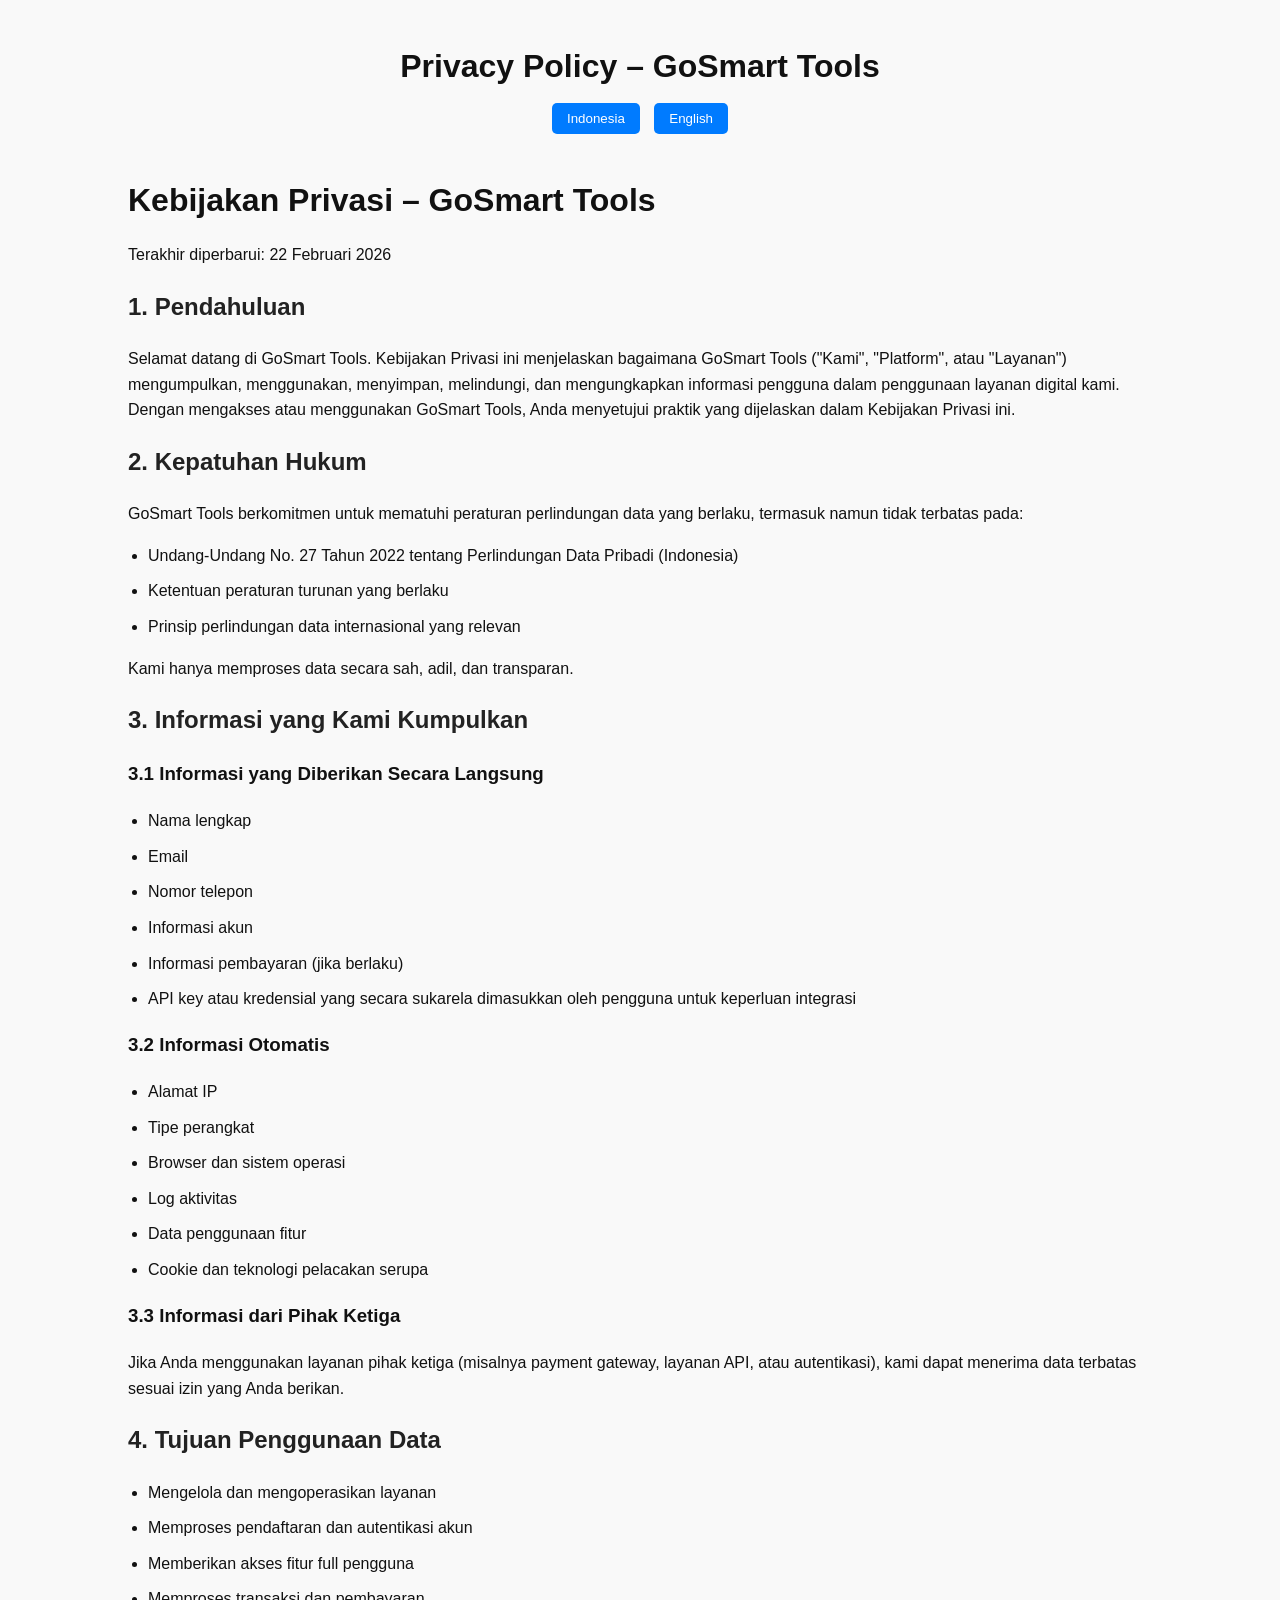
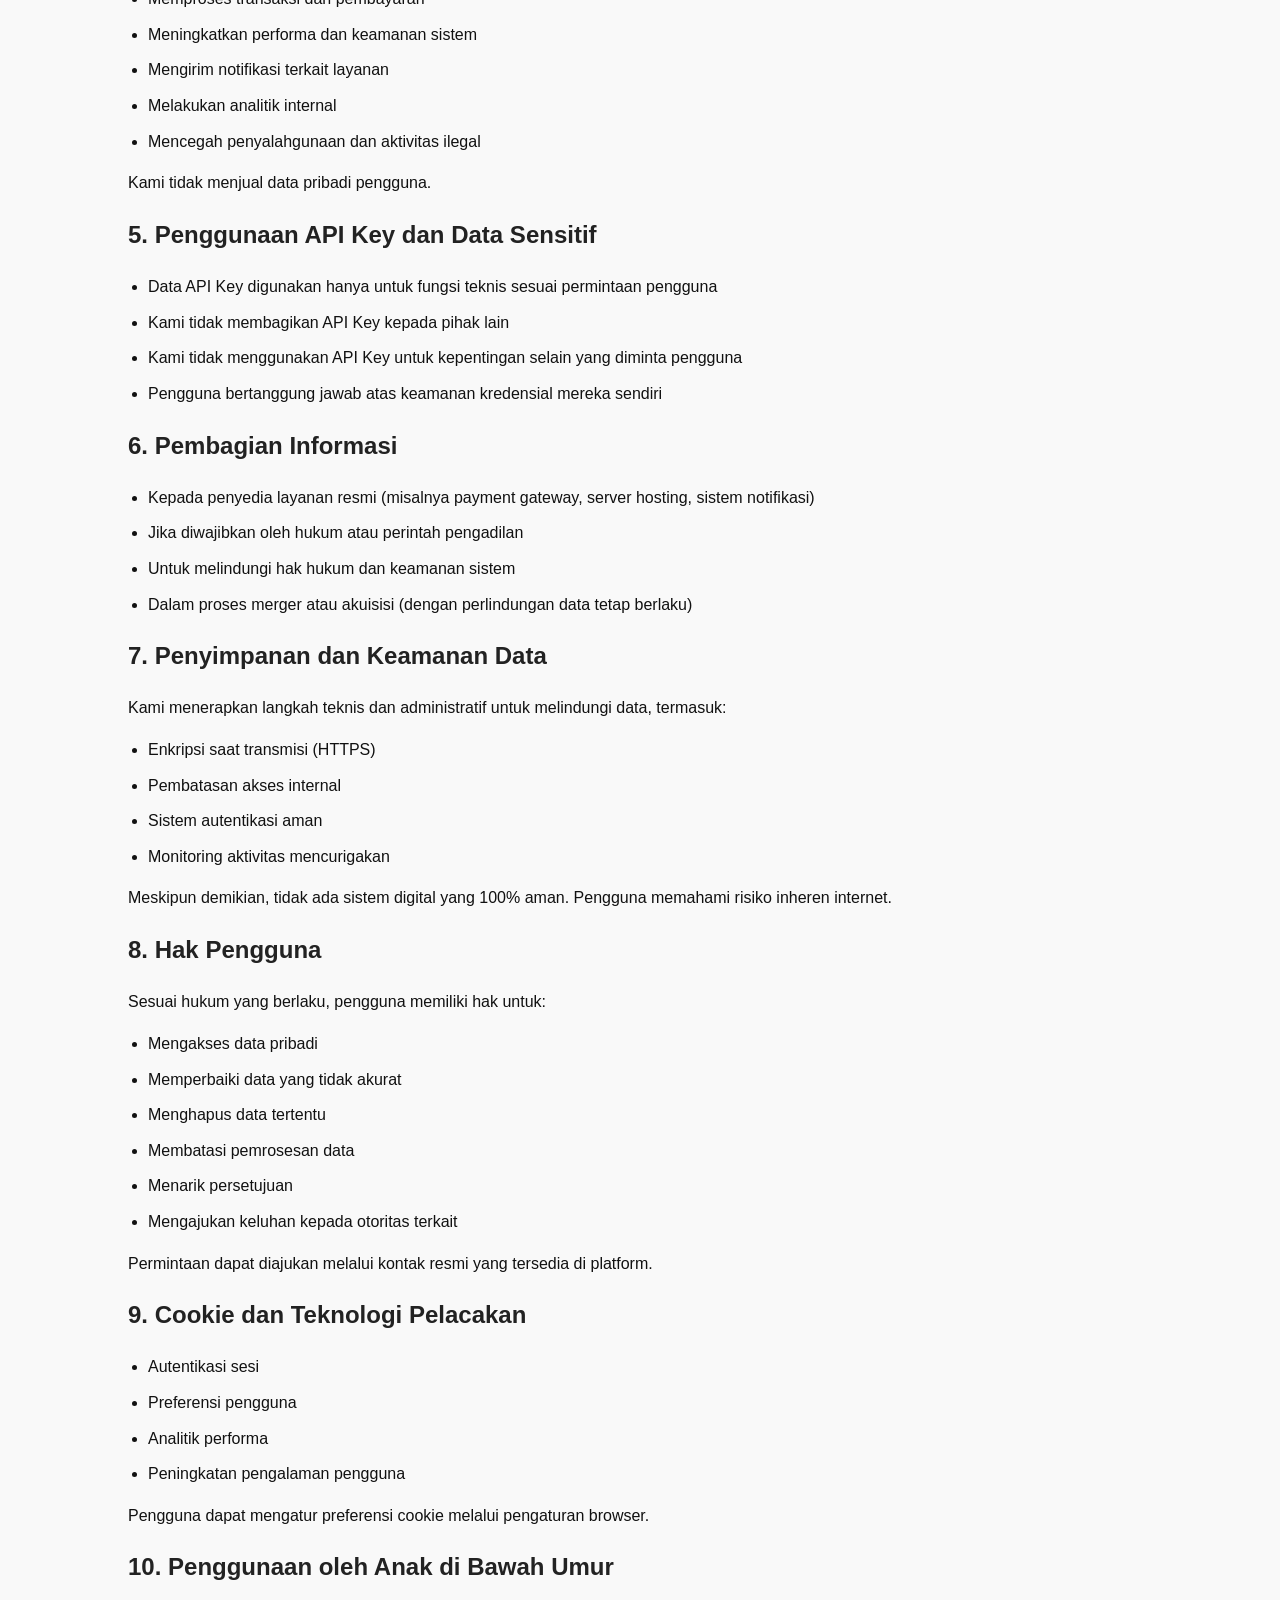
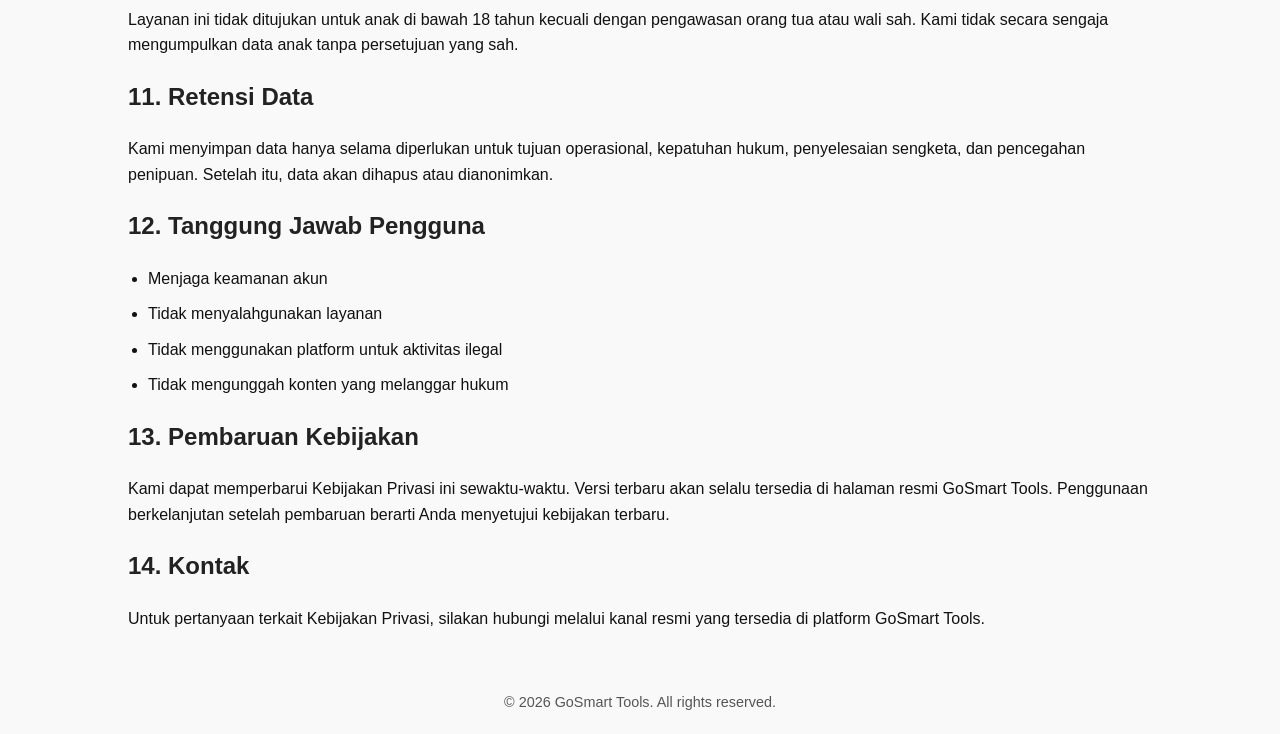
<file: privacy.html>
<!DOCTYPE html>
<html lang="id">
<head>
<meta charset="UTF-8">
<meta name="viewport" content="width=device-width, initial-scale=1.0">
<title>Privacy Policy – GoSmart Tools</title>
<style>
  body {
    font-family: Arial, sans-serif;
    line-height: 1.6;
    background: #f9f9f9;
    color: #111;
    margin: 0;
    padding: 0 10%;
  }
  header {
    padding: 20px 0;
    text-align: center;
  }
  h1 { font-size: 2em; margin-bottom: 10px; }
  h2 { margin-top: 20px; color: #222; }
  p, li { margin-bottom: 10px; }
  ul { padding-left: 20px; }
  .lang-switch {
    margin-top: 10px;
    text-align: center;
  }
  .lang-switch button {
    background: #007bff;
    color: #fff;
    border: none;
    padding: 8px 15px;
    margin: 0 5px;
    cursor: pointer;
    border-radius: 5px;
  }
  .lang-switch button:hover { background: #0056b3; }
  .privacy-section { display: none; }
  .privacy-section.active { display: block; }
  footer {
    margin-top: 40px;
    padding: 20px 0;
    text-align: center;
    font-size: 0.9em;
    color: #555;
  }
</style>
</head>
<body>

<header>
  <h1>Privacy Policy – GoSmart Tools</h1>
  <div class="lang-switch">
    <button onclick="showLang('id')">Indonesia</button>
    <button onclick="showLang('en')">English</button>
  </div>
</header>

<!-- Versi Bahasa Indonesia -->
<div id="id" class="privacy-section active">
   <h1>Kebijakan Privasi – GoSmart Tools</h1>
  <p>Terakhir diperbarui: 22 Februari 2026</p>
</header>

<section>
  <h2>1. Pendahuluan</h2>
  <p>Selamat datang di GoSmart Tools. Kebijakan Privasi ini menjelaskan bagaimana GoSmart Tools ("Kami", "Platform", atau "Layanan") mengumpulkan, menggunakan, menyimpan, melindungi, dan mengungkapkan informasi pengguna dalam penggunaan layanan digital kami. Dengan mengakses atau menggunakan GoSmart Tools, Anda menyetujui praktik yang dijelaskan dalam Kebijakan Privasi ini.</p>

  <h2>2. Kepatuhan Hukum</h2>
  <p>GoSmart Tools berkomitmen untuk mematuhi peraturan perlindungan data yang berlaku, termasuk namun tidak terbatas pada:</p>
  <ul>
    <li>Undang-Undang No. 27 Tahun 2022 tentang Perlindungan Data Pribadi (Indonesia)</li>
    <li>Ketentuan peraturan turunan yang berlaku</li>
    <li>Prinsip perlindungan data internasional yang relevan</li>
  </ul>
  <p>Kami hanya memproses data secara sah, adil, dan transparan.</p>

  <h2>3. Informasi yang Kami Kumpulkan</h2>
  <h3>3.1 Informasi yang Diberikan Secara Langsung</h3>
  <ul>
    <li>Nama lengkap</li>
    <li>Email</li>
    <li>Nomor telepon</li>
    <li>Informasi akun</li>
    <li>Informasi pembayaran (jika berlaku)</li>
    <li>API key atau kredensial yang secara sukarela dimasukkan oleh pengguna untuk keperluan integrasi</li>
  </ul>

  <h3>3.2 Informasi Otomatis</h3>
  <ul>
    <li>Alamat IP</li>
    <li>Tipe perangkat</li>
    <li>Browser dan sistem operasi</li>
    <li>Log aktivitas</li>
    <li>Data penggunaan fitur</li>
    <li>Cookie dan teknologi pelacakan serupa</li>
  </ul>

  <h3>3.3 Informasi dari Pihak Ketiga</h3>
  <p>Jika Anda menggunakan layanan pihak ketiga (misalnya payment gateway, layanan API, atau autentikasi), kami dapat menerima data terbatas sesuai izin yang Anda berikan.</p>

  <h2>4. Tujuan Penggunaan Data</h2>
  <ul>
    <li>Mengelola dan mengoperasikan layanan</li>
    <li>Memproses pendaftaran dan autentikasi akun</li>
    <li>Memberikan akses fitur full pengguna</li>
    <li>Memproses transaksi dan pembayaran</li>
    <li>Meningkatkan performa dan keamanan sistem</li>
    <li>Mengirim notifikasi terkait layanan</li>
    <li>Melakukan analitik internal</li>
    <li>Mencegah penyalahgunaan dan aktivitas ilegal</li>
  </ul>
  <p>Kami tidak menjual data pribadi pengguna.</p>

  <h2>5. Penggunaan API Key dan Data Sensitif</h2>
  <ul>
    <li>Data API Key digunakan hanya untuk fungsi teknis sesuai permintaan pengguna</li>
    <li>Kami tidak membagikan API Key kepada pihak lain</li>
    <li>Kami tidak menggunakan API Key untuk kepentingan selain yang diminta pengguna</li>
    <li>Pengguna bertanggung jawab atas keamanan kredensial mereka sendiri</li>
  </ul>

  <h2>6. Pembagian Informasi</h2>
  <ul>
    <li>Kepada penyedia layanan resmi (misalnya payment gateway, server hosting, sistem notifikasi)</li>
    <li>Jika diwajibkan oleh hukum atau perintah pengadilan</li>
    <li>Untuk melindungi hak hukum dan keamanan sistem</li>
    <li>Dalam proses merger atau akuisisi (dengan perlindungan data tetap berlaku)</li>
  </ul>

  <h2>7. Penyimpanan dan Keamanan Data</h2>
  <p>Kami menerapkan langkah teknis dan administratif untuk melindungi data, termasuk:</p>
  <ul>
    <li>Enkripsi saat transmisi (HTTPS)</li>
    <li>Pembatasan akses internal</li>
    <li>Sistem autentikasi aman</li>
    <li>Monitoring aktivitas mencurigakan</li>
  </ul>
  <p>Meskipun demikian, tidak ada sistem digital yang 100% aman. Pengguna memahami risiko inheren internet.</p>

  <h2>8. Hak Pengguna</h2>
  <p>Sesuai hukum yang berlaku, pengguna memiliki hak untuk:</p>
  <ul>
    <li>Mengakses data pribadi</li>
    <li>Memperbaiki data yang tidak akurat</li>
    <li>Menghapus data tertentu</li>
    <li>Membatasi pemrosesan data</li>
    <li>Menarik persetujuan</li>
    <li>Mengajukan keluhan kepada otoritas terkait</li>
  </ul>
  <p>Permintaan dapat diajukan melalui kontak resmi yang tersedia di platform.</p>

  <h2>9. Cookie dan Teknologi Pelacakan</h2>
  <ul>
    <li>Autentikasi sesi</li>
    <li>Preferensi pengguna</li>
    <li>Analitik performa</li>
    <li>Peningkatan pengalaman pengguna</li>
  </ul>
  <p>Pengguna dapat mengatur preferensi cookie melalui pengaturan browser.</p>

  <h2>10. Penggunaan oleh Anak di Bawah Umur</h2>
  <p>Layanan ini tidak ditujukan untuk anak di bawah 18 tahun kecuali dengan pengawasan orang tua atau wali sah. Kami tidak secara sengaja mengumpulkan data anak tanpa persetujuan yang sah.</p>

  <h2>11. Retensi Data</h2>
  <p>Kami menyimpan data hanya selama diperlukan untuk tujuan operasional, kepatuhan hukum, penyelesaian sengketa, dan pencegahan penipuan. Setelah itu, data akan dihapus atau dianonimkan.</p>

  <h2>12. Tanggung Jawab Pengguna</h2>
  <ul>
    <li>Menjaga keamanan akun</li>
    <li>Tidak menyalahgunakan layanan</li>
    <li>Tidak menggunakan platform untuk aktivitas ilegal</li>
    <li>Tidak mengunggah konten yang melanggar hukum</li>
  </ul>

  <h2>13. Pembaruan Kebijakan</h2>
  <p>Kami dapat memperbarui Kebijakan Privasi ini sewaktu-waktu. Versi terbaru akan selalu tersedia di halaman resmi GoSmart Tools. Penggunaan berkelanjutan setelah pembaruan berarti Anda menyetujui kebijakan terbaru.</p>

  <h2>14. Kontak</h2>
  <p>Untuk pertanyaan terkait Kebijakan Privasi, silakan hubungi melalui kanal resmi yang tersedia di platform GoSmart Tools.</p>
</div>

<!-- Versi Bahasa Inggris -->
<div id="en" class="privacy-section">
  <h2>1. Introduction</h2>
  <p>GoSmart Tools (“we”, “our”, or “the Platform”) values your privacy. This Privacy Policy explains how we collect, use, store, and protect your personal information. By using our platform, you agree to the practices described herein.</p>

  <h2>2. Legal Compliance</h2>
  <p>We comply with applicable data protection laws, including Indonesian PDP Law and international standards. Data is processed lawfully, fairly, and transparently.</p>

  <h2>3. Information We Collect</h2>
  <ul>
    <li><strong>Directly Provided:</strong> Name, email, phone number, account info, API key or credentials.</li>
    <li><strong>Automatically Collected:</strong> IP address, device, browser, activity logs, cookies.</li>
    <li><strong>Third-Party Information:</strong> Data from third-party services based on user permissions.</li>
  </ul>

  <h2>4. Purpose of Data Use</h2>
  <p>We use your data to provide full-service access, authentication, transactions, improve performance and security, internal analytics, and prevent abuse.</p>

  <h2>5. Sharing of Information</h2>
  <p>Information is shared only with official service providers, as required by law, for rights protection, or during mergers/acquisitions.</p>

  <h2>6. Data Security</h2>
  <p>We implement HTTPS encryption, secure authentication, restricted internal access, and monitoring of suspicious activities.</p>

  <h2>7. User Rights</h2>
  <p>Users can access, correct, delete data, restrict processing, withdraw consent, or file complaints.</p>

  <h2>8. Children</h2>
  <p>Our services are not intended for children under 18 without parental consent.</p>

  <h2>9. Data Retention</h2>
  <p>Data is retained only as long as necessary, then deleted or anonymized.</p>

  <h2>10. Policy Updates</h2>
  <p>We may update this Privacy Policy at any time. Continued use indicates acceptance of the changes.</p>

  <h2>11. Contact</h2>
  <p>For privacy inquiries, contact GoSmart Tools official channels.</p>
</div>

<footer>
  &copy; 2026 GoSmart Tools. All rights reserved.
</footer>

<script>
function showLang(lang) {
  document.querySelectorAll('.privacy-section').forEach(section => {
    section.classList.remove('active');
  });
  document.getElementById(lang).classList.add('active');
}
</script>

</body>
</html>
</file>
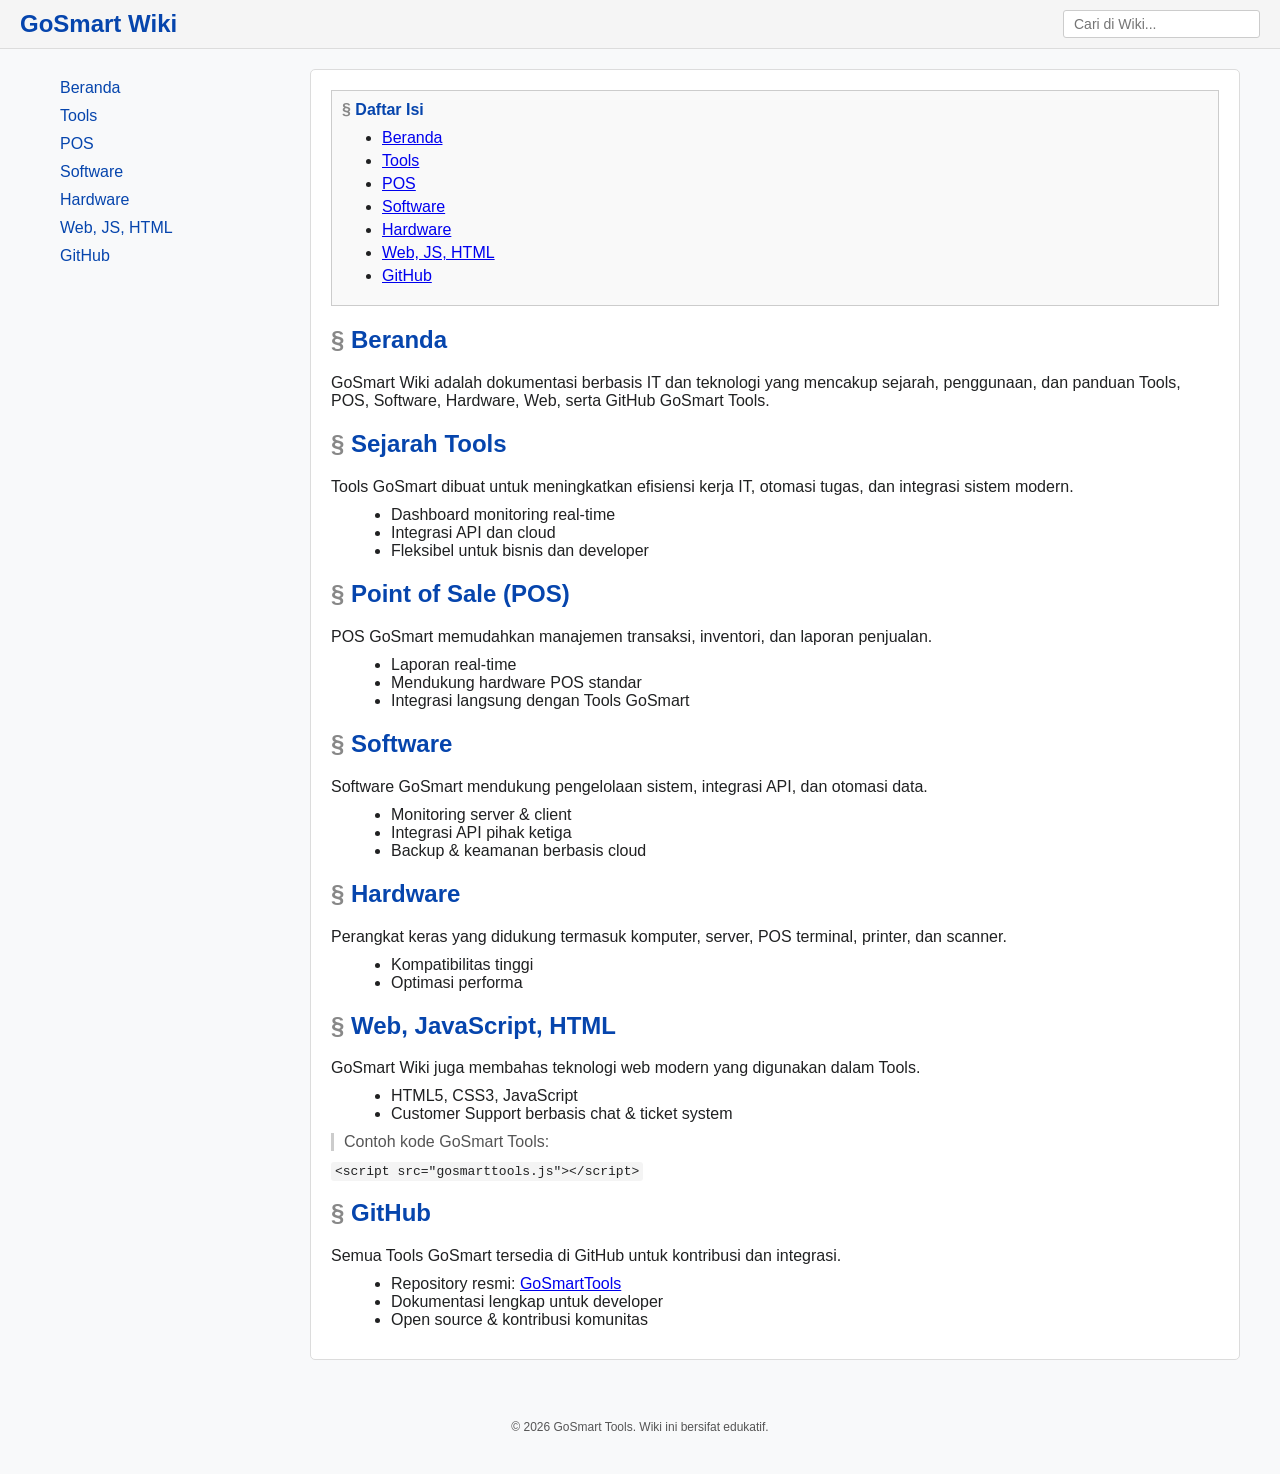
<file: wiki.html>
<!DOCTYPE html>
<html lang="id">
<head>
<meta charset="UTF-8">
<meta name="viewport" content="width=device-width, initial-scale=1.0">
<title>GoSmart Wiki</title>
<style>
  /* Font & background ala Wikipedia */
  body {
    font-family: 'Segoe UI', 'Helvetica Neue', Arial, sans-serif;
    background-color: #f8f9fa;
    color: #202122;
    margin: 0;
    padding: 0;
  }

  /* Header */
  header {
    background-color: #f5f5f5;
    padding: 10px 20px;
    border-bottom: 1px solid #dcdcdc;
    display: flex;
    justify-content: space-between;
    align-items: center;
  }
  header h1 {
    font-size: 24px;
    color: #0645ad;
    margin: 0;
  }
  header input[type="search"] {
    padding: 5px 10px;
    font-size: 14px;
    border-radius: 3px;
    border: 1px solid #ccc;
  }

  /* Layout */
  .container {
    display: flex;
    max-width: 1200px;
    margin: 0 auto;
    padding: 20px;
  }

  /* Sidebar kiri ala Wikipedia */
  nav.sidebar {
    width: 250px;
    margin-right: 20px;
  }
  nav.sidebar ul {
    list-style: none;
    padding-left: 0;
  }
  nav.sidebar ul li {
    margin-bottom: 10px;
  }
  nav.sidebar ul li a {
    text-decoration: none;
    color: #0645ad;
  }
  nav.sidebar ul li a:hover {
    text-decoration: underline;
  }

  /* Konten utama */
  main.content {
    flex: 1;
    background-color: #ffffff;
    padding: 20px;
    border: 1px solid #dcdcdc;
    border-radius: 5px;
  }

  h2, h3, h4 {
    color: #0645ad;
    margin-top: 20px;
  }

  h2:before, h3:before {
    content: "§ ";
    color: #888;
  }

  p {
    margin: 10px 0;
  }

  ul, ol {
    margin: 10px 0 10px 20px;
  }

  table {
    border-collapse: collapse;
    width: 100%;
    margin: 15px 0;
  }

  table, th, td {
    border: 1px solid #ccc;
  }
  th, td {
    padding: 8px;
    text-align: left;
  }

  blockquote {
    border-left: 3px solid #ccc;
    padding-left: 10px;
    color: #555;
    margin: 10px 0;
  }

  code {
    background-color: #f4f4f4;
    padding: 2px 4px;
    border-radius: 3px;
    font-family: monospace;
  }

  /* Table of Contents ala Wikipedia */
  .toc {
    background-color: #f9f9f9;
    border: 1px solid #ccc;
    padding: 10px;
    margin-bottom: 20px;
  }
  .toc h2 {
    font-size: 16px;
    margin: 0 0 10px 0;
  }
  .toc ul {
    padding-left: 20px;
  }
  .toc li {
    margin: 5px 0;
  }

  /* Footer */
  footer {
    text-align: center;
    margin: 40px 0;
    font-size: 12px;
    color: #555;
  }
</style>
</head>
<body>

<header>
  <h1>GoSmart Wiki</h1>
  <input type="search" placeholder="Cari di Wiki...">
</header>

<div class="container">
  <nav class="sidebar">
    <ul>
      <li><a href="#home">Beranda</a></li>
      <li><a href="#tools">Tools</a></li>
      <li><a href="#pos">POS</a></li>
      <li><a href="#software">Software</a></li>
      <li><a href="#hardware">Hardware</a></li>
      <li><a href="#web">Web, JS, HTML</a></li>
      <li><a href="#github">GitHub</a></li>
    </ul>
  </nav>

  <main class="content">
    <div class="toc">
      <h2>Daftar Isi</h2>
      <ul>
        <li><a href="#home">Beranda</a></li>
        <li><a href="#tools">Tools</a></li>
        <li><a href="#pos">POS</a></li>
        <li><a href="#software">Software</a></li>
        <li><a href="#hardware">Hardware</a></li>
        <li><a href="#web">Web, JS, HTML</a></li>
        <li><a href="#github">GitHub</a></li>
      </ul>
    </div>

    <section id="home">
      <h2>Beranda</h2>
      <p>GoSmart Wiki adalah dokumentasi berbasis IT dan teknologi yang mencakup sejarah, penggunaan, dan panduan Tools, POS, Software, Hardware, Web, serta GitHub GoSmart Tools.</p>
    </section>

    <section id="tools">
      <h2>Sejarah Tools</h2>
      <p>Tools GoSmart dibuat untuk meningkatkan efisiensi kerja IT, otomasi tugas, dan integrasi sistem modern.</p>
      <ul>
        <li>Dashboard monitoring real-time</li>
        <li>Integrasi API dan cloud</li>
        <li>Fleksibel untuk bisnis dan developer</li>
      </ul>
    </section>

    <section id="pos">
      <h2>Point of Sale (POS)</h2>
      <p>POS GoSmart memudahkan manajemen transaksi, inventori, dan laporan penjualan.</p>
      <ul>
        <li>Laporan real-time</li>
        <li>Mendukung hardware POS standar</li>
        <li>Integrasi langsung dengan Tools GoSmart</li>
      </ul>
    </section>

    <section id="software">
      <h2>Software</h2>
      <p>Software GoSmart mendukung pengelolaan sistem, integrasi API, dan otomasi data.</p>
      <ul>
        <li>Monitoring server & client</li>
        <li>Integrasi API pihak ketiga</li>
        <li>Backup & keamanan berbasis cloud</li>
      </ul>
    </section>

    <section id="hardware">
      <h2>Hardware</h2>
      <p>Perangkat keras yang didukung termasuk komputer, server, POS terminal, printer, dan scanner.</p>
      <ul>
        <li>Kompatibilitas tinggi</li>
        <li>Optimasi performa</li>
      </ul>
    </section>

    <section id="web">
      <h2>Web, JavaScript, HTML</h2>
      <p>GoSmart Wiki juga membahas teknologi web modern yang digunakan dalam Tools.</p>
      <ul>
        <li>HTML5, CSS3, JavaScript</li>
        <li>Customer Support berbasis chat & ticket system</li>
      </ul>
      <blockquote>Contoh kode GoSmart Tools:</blockquote>
      <pre><code>&lt;script src="gosmarttools.js"&gt;&lt;/script&gt;</code></pre>
    </section>

    <section id="github">
      <h2>GitHub</h2>
      <p>Semua Tools GoSmart tersedia di GitHub untuk kontribusi dan integrasi.</p>
      <ul>
        <li>Repository resmi: <a href="https://github.com/gosmarttools/gosmarttools.github.io">GoSmartTools</a></li>
        <li>Dokumentasi lengkap untuk developer</li>
        <li>Open source & kontribusi komunitas</li>
      </ul>
    </section>

  </main>
</div>

<footer>
  &copy; 2026 GoSmart Tools. Wiki ini bersifat edukatif.
</footer>

</body>
</html>
</file>
